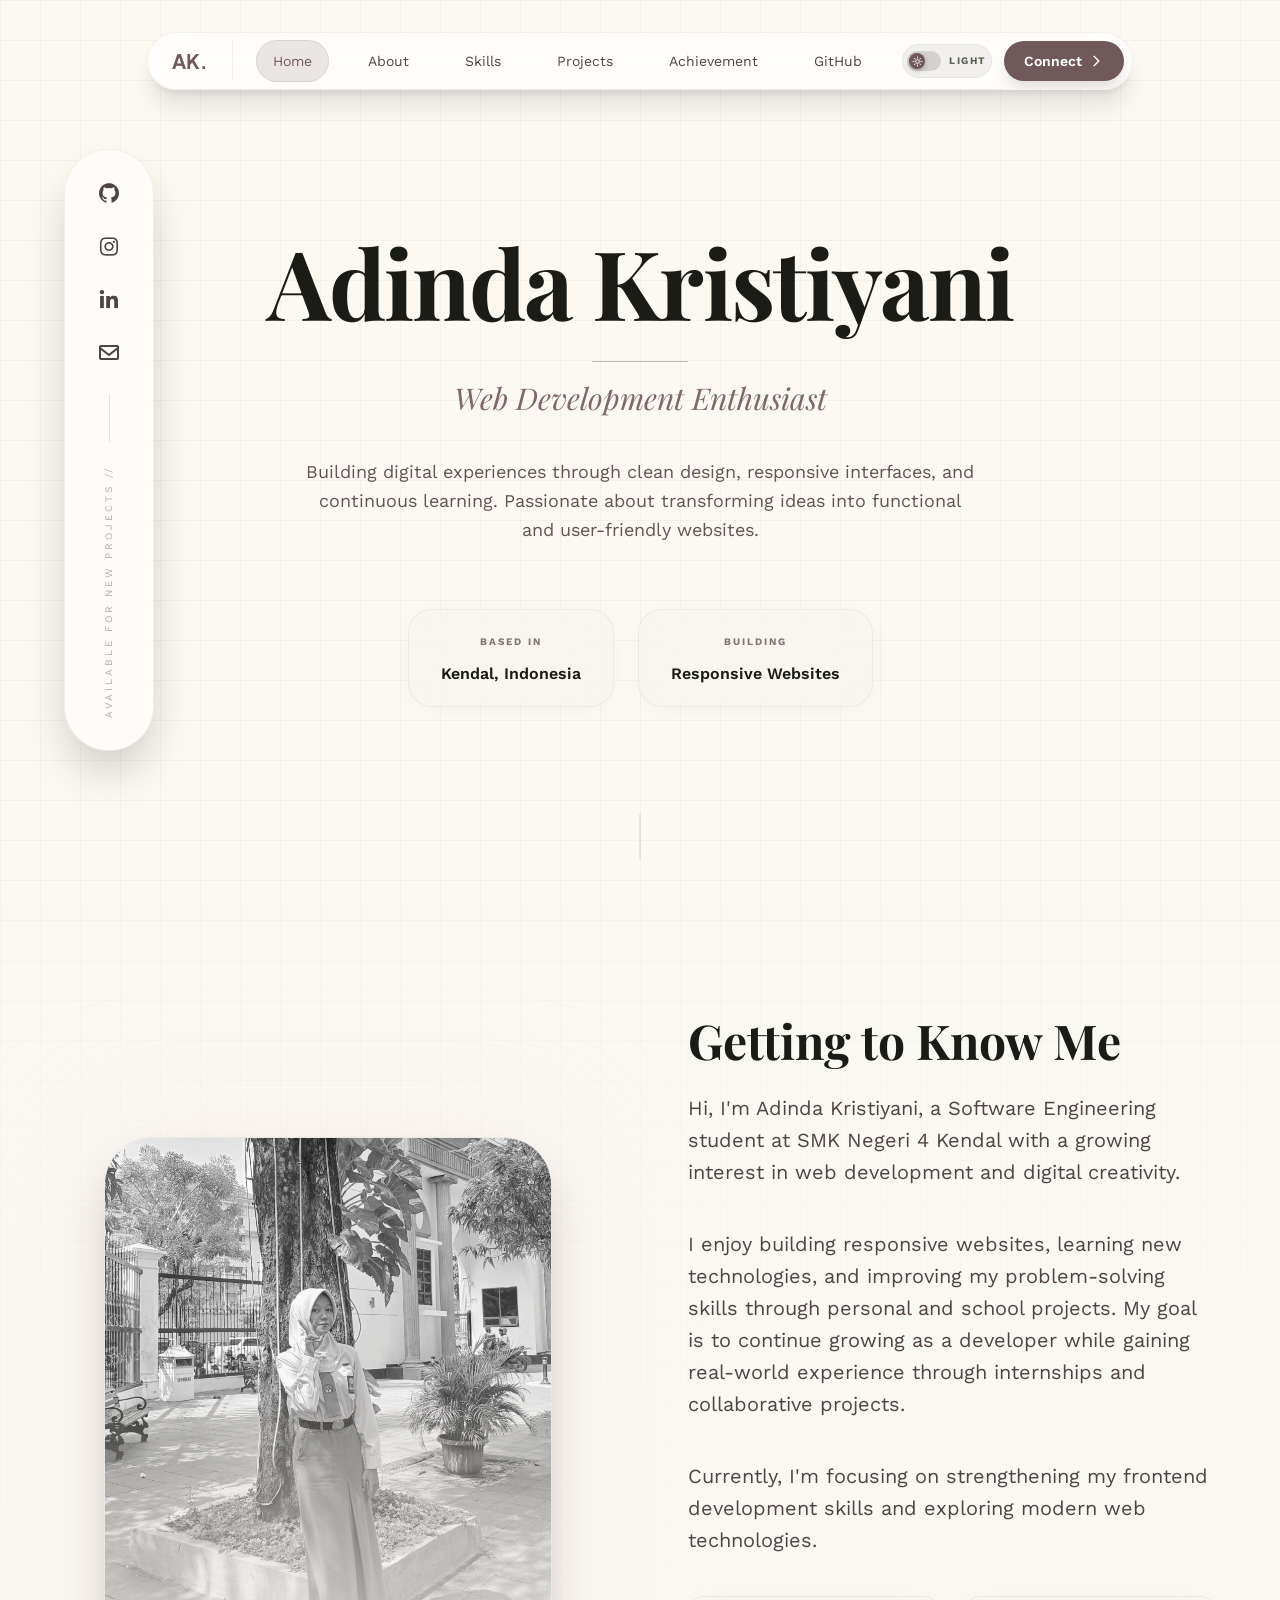
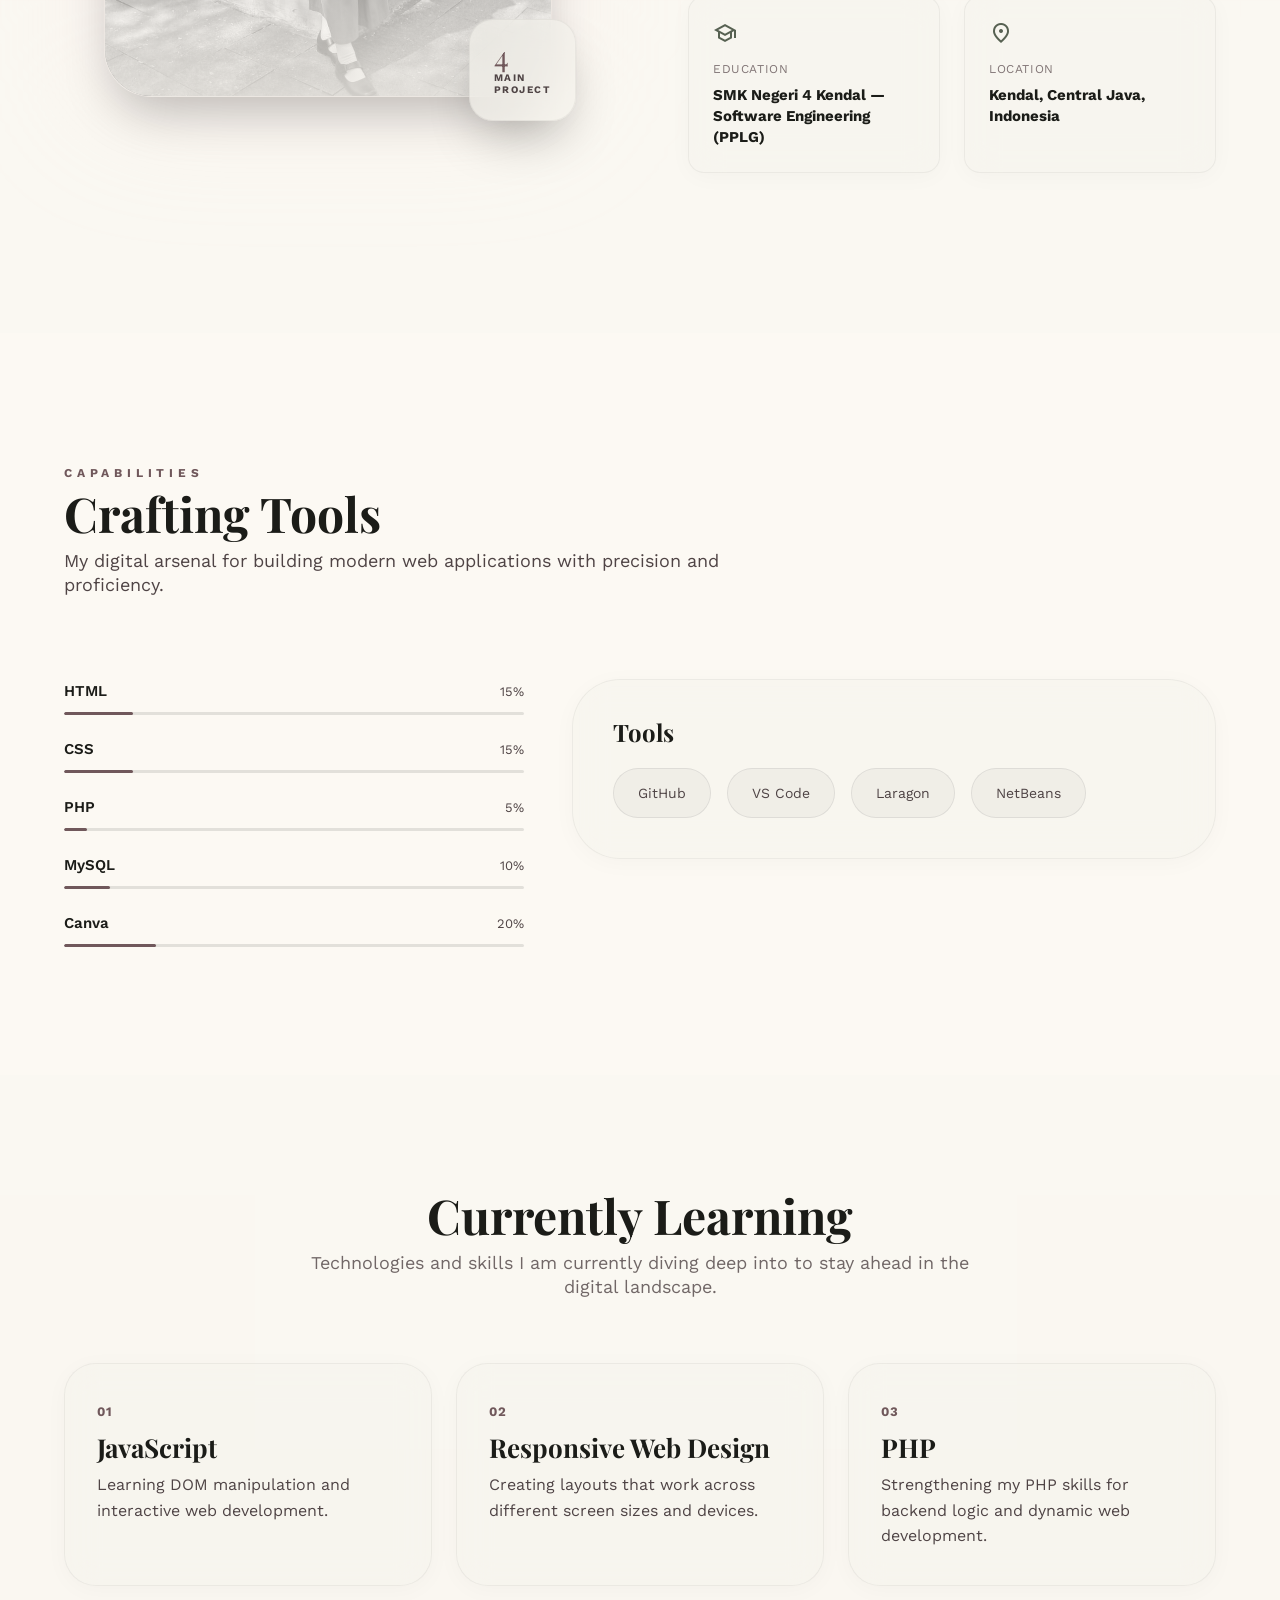
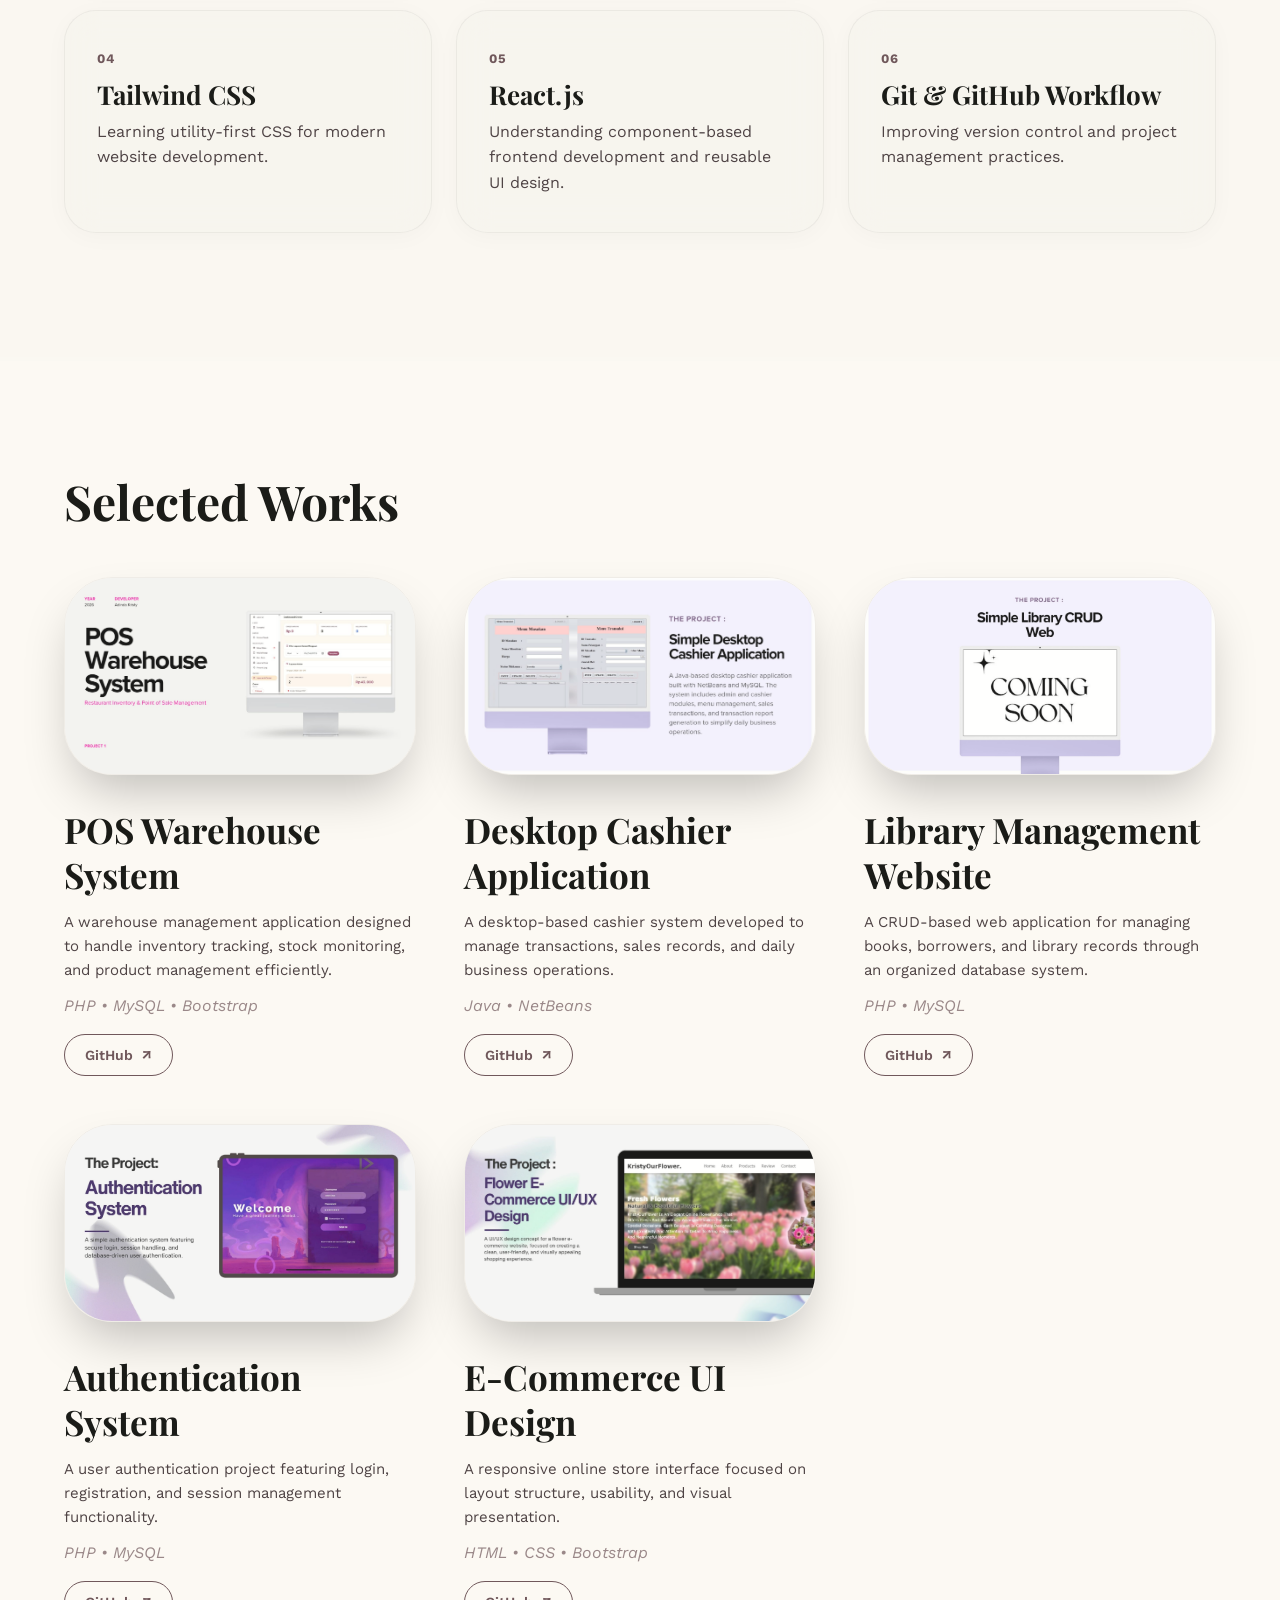
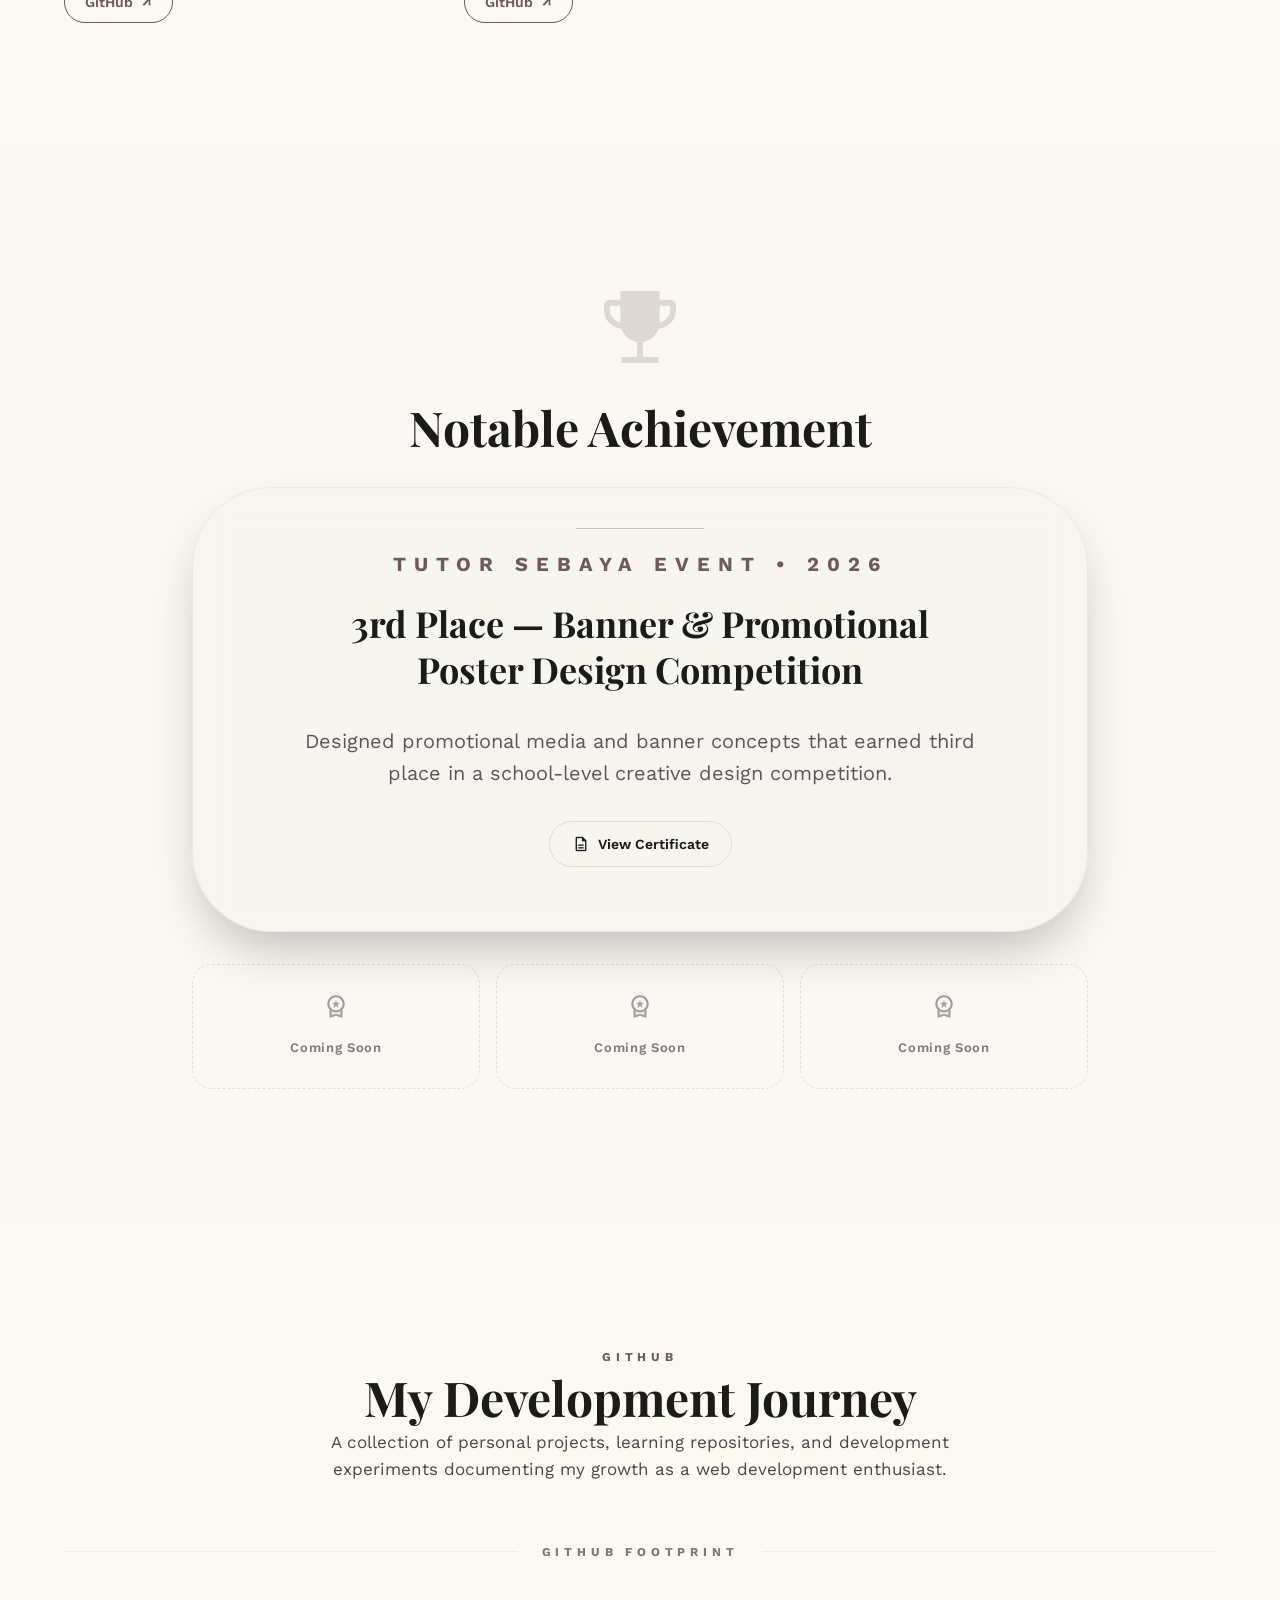
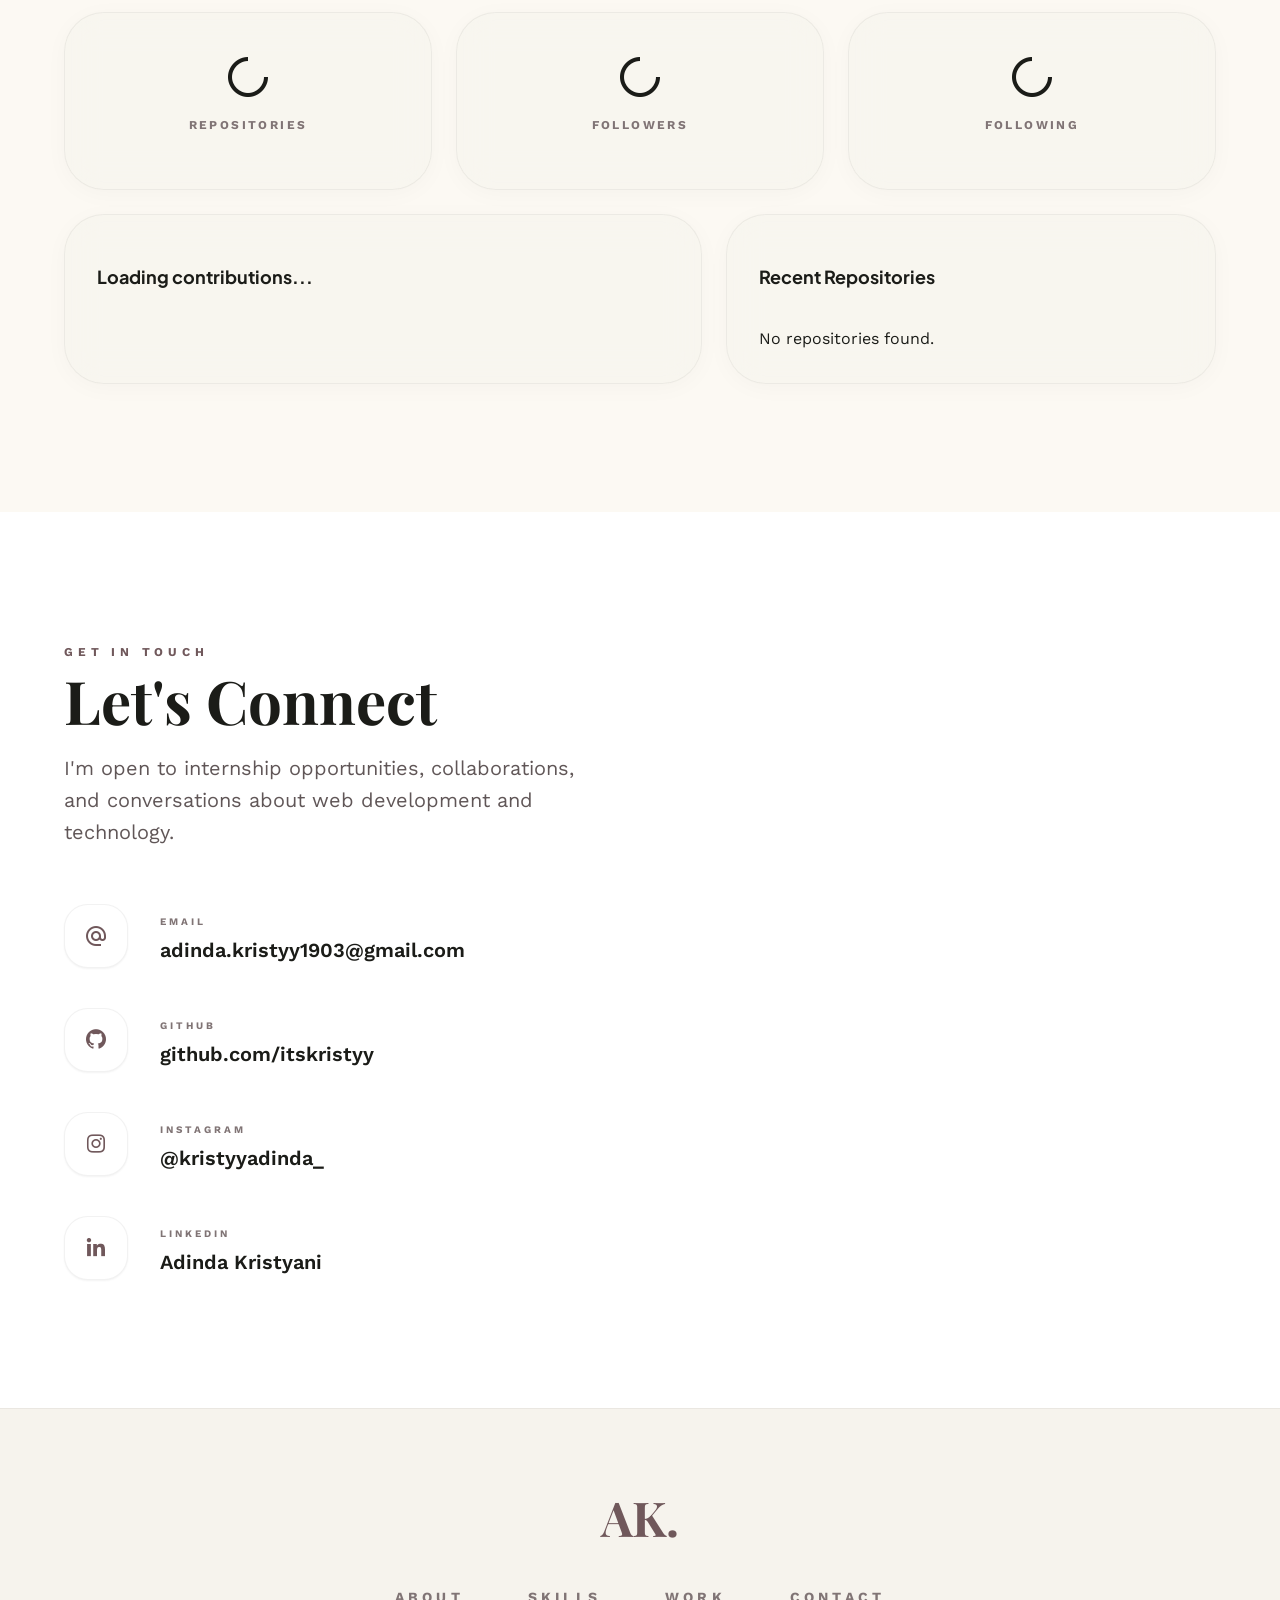
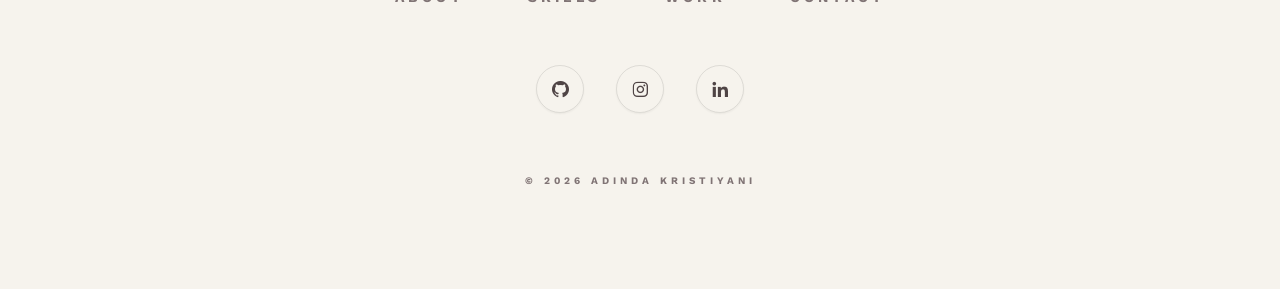
<file: index.html>
<!doctype html>
<html lang="en" data-theme="light">
  <head>
    <meta charset="utf-8" />
    <meta name="viewport" content="width=device-width, initial-scale=1.0" />
    
    <!-- Tittle -->
    <title>Adinda Kristiyani | Portfolio</title>
    
    <!-- Meta data -->
    <meta name="description" content="Adinda Kristiyani is a Web Development Enthusiast from SMKN 4 Kendal, passionate about building modern, responsive, and user-friendly web applications.">
    <meta name="application-name" content="Portofolio | Adinda Kristiyani">
    <meta name="author" content="Adinda Kristiyani">

    <!-- Canonical -->
    <link rel="canonical" href="https://adindaporto.vercel.app">

    <!-- Open Graph -->
    <meta property="og:title" content="Portofolio | Adinda Kristiyani"> 
    <meta property="og:description" content="Portofolio Site By Adinda Kristiyani"> 
    <meta property="og:url" content="https://adindaporto.vercel.app">
    <meta property="og:site_name" content="Adinda Porto"> 
    <meta property="og:image" content="https://adindaporto.vercel.app/assets/images/og-image.png"> 
    <meta property="og:image:width" content="1200"> 
    <meta property="og:image:height" content="630"> 
    <meta property="og:locale" content="id_ID"> 
    <meta property="og:type" content="website">

    <!-- Twitter -->
    <meta name="twitter:card" content="summary_large_image">
    <meta name="twitter:title" content="Portofolio | Adinda Kristiyani">
    <meta name="twitter:description" content="Portofolio Site By Adinda Kristiyani">
    <meta name="twitter:image" content="https://adindaporto.vercel.app/assets/images/og-image.png">

    <!-- Fonts -->
    <link rel="preconnect" href="https://fonts.googleapis.com" />
    <link rel="preconnect" href="https://fonts.gstatic.com" crossorigin />
    <link
      rel="stylesheet"
      href="https://fonts.googleapis.com/css2?family=Plus+Jakarta+Sans:wght@400;500;600;700;800&family=Work+Sans:wght@300;400;500;600;700&family=Playfair+Display:ital,wght@0,400;0,700;1,400&family=Material+Symbols+Outlined:wght,FILL@100..700,0..1&display=swap"
    />

    <!-- Favicon -->
    <link rel="shortcut icon" href="assets\images\favicon.png" type="image/x-icon">
    <link rel="apple-touch-icon" href="assets\images\favicon.png">
    
    <!-- Boxicons for Social Sidebar -->
    <link
      rel="stylesheet"
      href="https://unpkg.com/boxicons@2.1.4/css/boxicons.min.css"
    />

    <!-- Native CSS -->
    <link rel="stylesheet" href="assets/css/style.css" />

    <!-- Responsive CSS -->
    <link rel="stylesheet" href="assets/css/responsive_style.css" />
  </head>
  <body>
    <div class="grid-backdrop"></div>

    <!-- Floating Pill Navigation -->
    <header class="site-header">
      <nav class="navbar glass-pill no-scrollbar">
        <a href="#" class="navbar__logo">AK.</a>
        <div class="navbar__links">
          <a href="#home" class="navbar__link navbar__link--active">Home</a>
          <a href="#about" class="navbar__link">About</a>
          <a href="#tech" class="navbar__link">Skills</a>
          <a href="#projects" class="navbar__link">Projects</a>
          <a href="#achievement" class="navbar__link">Achievement</a>
          <a href="#github-stats" class="navbar__link">GitHub</a>
        </div>
        <div class="navbar__actions">
          <!-- Switch Language -->
          <!-- Darkmode Switch Button -->
          <button
            type="button"
            class="theme-toggle"
            id="themeToggle"
            role="switch"
            aria-checked="false"
            aria-label="Ganti tema terang/gelap"
          >
            <span class="theme-toggle__track">
              <span class="theme-toggle__thumb">
                <span class="material-symbols-outlined" id="themeToggleIcon"
                  >light_mode</span
                >
              </span>
            </span>
            <span class="theme-toggle__label" id="themeToggleLabel">Light</span>
          </button>
          <button
            type="button"
            class="navbar__hamburger"
            id="mobileMenuBtn"
            aria-expanded="false"
            aria-controls="mobileNav"
            aria-label="Buka menu navigasi"
          >
            <span class="navbar__hamburger-lines"
              ><span></span><span></span><span></span
            ></span>
          </button>
          <a href="#contact" class="btn-connect">
            Connect
            <span class="material-symbols-outlined">arrow_forward_ios</span>
          </a>
        </div>
      </nav>
    </header>

    <!-- Mobile Navigation Overlay -->
    <div class="mobile-nav" id="mobileNav">
      <div class="mobile-nav__backdrop" id="mobileNavBackdrop"></div>
      <div class="mobile-nav__panel glass-card">
        <button
          type="button"
          class="mobile-nav__close"
          id="mobileNavClose"
          aria-label="Tutup menu navigasi"
        >
          <span class="material-symbols-outlined">close</span>
        </button>
        <a href="#home" class="mobile-nav__link">Home</a>
        <a href="#about" class="mobile-nav__link">About</a>
        <a href="#tech" class="mobile-nav__link">Skills</a>
        <a href="#projects" class="mobile-nav__link">Projects</a>
        <a href="#achievement" class="mobile-nav__link">Achievement</a>
        <a href="#github-stats" class="mobile-nav__link">GitHub</a>
        <a href="#contact" class="btn-connect mobile-nav__connect">
          Connect
          <span class="material-symbols-outlined">arrow_forward_ios</span>
        </a>
      </div>
    </div>

    <div class="cursor-aurora" id="cursorAurora" aria-hidden="true"></div>

    <main>
      <!-- Hero Section -->
      <section class="hero" id="home">
        <aside class="hero__social">
          <div class="hero__social-links">
            <a href="https://github.com/itskristyy"><i class="bx bxl-github"></i></a>
            <a href="https://www.instagram.com/kristyyvy"><i class="bx bxl-instagram"></i></a>
            <a href="https://www.linkedin.com/in/adindakristyani"><i class="bx bxl-linkedin"></i></a>
            <a href="mailto:adinda.kristyy1903@gmail.com""
              ><i class="bx bx-envelope"></i
            ></a>
          </div>
          <div class="hero__social-divider"></div>
          <span class="hero__available-text"
            >Available for new projects //</span
          >
        </aside>

        <div class="hero__content scroll-reveal">
          <h1 class="hero__title">Adinda Kristiyani</h1>

          <div class="hero__subtitle-wrap">
            <div class="hero__subtitle-rule"></div>
            <p class="hero__subtitle">Web Development Enthusiast</p>
          </div>

          <p class="hero__description">
            Building digital experiences through clean design, responsive
            interfaces, and continuous learning. Passionate about transforming
            ideas into functional and user-friendly websites.
          </p>

          <div class="hero__info-grid">
            <div class="info-card glass-card">
              <p class="info-card__label">Based In</p>
              <p class="info-card__value">Kendal, Indonesia</p>
            </div>
            <div class="info-card glass-card">
              <p class="info-card__label">Building</p>
              <p class="info-card__value">Responsive Websites</p>
            </div>
          </div>
        </div>

        <div class="hero__scroll-indicator">
          <span class="hero__scroll-track">
            <span class="hero__scroll-glow"></span>
          </span>
        </div>
      </section>

      <!-- About Section -->
      <section class="about" id="about">
        <div class="about__grid">
          <!-- Portrait Image -->
          <div class="about__image-col scroll-reveal">
            <div class="about__image-wrap">
              <div class="about__image-glow"></div>
              <div class="about__image-frame">
                <img
                  class="about__image"
                  src="assets/images/me1.jpeg"
                  alt="Adinda Kristiyani Portrait"
                />
                <div class="about__image-overlay"></div>
              </div>
              <div class="about__badge glass-card floating">
                <div class="about__badge-number">4</div>
                <div class="about__badge-label">Main<br />Project</div>
              </div>
            </div>
          </div>

          <div class="about__content-col scroll-reveal stagger-1">
            <h2 class="about__heading">Getting to Know Me</h2>
            <p class="about__text"> 
              Hi, I'm Adinda Kristiyani, a Software Engineering student at SMK
              Negeri 4 Kendal with a growing interest in web development and
              digital creativity.
            </p>
            <p class="about__text">
              I enjoy building responsive websites, learning new technologies,
              and improving my problem-solving skills through personal and
              school projects. My goal is to continue growing as a developer
              while gaining real-world experience through internships and
              collaborative projects.
            </p>
            <p class="about__text">
              Currently, I'm focusing on strengthening my frontend development
              skills and exploring modern web technologies.
            </p>

            <div class="about__info-grid">
              <div class="about__info-card glass-card">
                <span class="material-symbols-outlined">school</span>
                <p class="about__info-label">Education</p>
                <p class="about__info-value">
                  SMK Negeri 4 Kendal — Software Engineering (PPLG)
                </p>
              </div>
              <div class="about__info-card glass-card">
                <span class="material-symbols-outlined">location_on</span>
                <p class="about__info-label">Location</p>
                <p class="about__info-value">Kendal, Central Java, Indonesia</p>
              </div>
            </div>
          </div>
        </div>
      </section>

      <!-- Tech Stack Section -->
      <section class="tech" id="tech">
        <div class="tech__inner">
          <div class="tech__header scroll-reveal">
            <div class="tech__header-copy">
              <span class="tech__eyebrow">Capabilities</span>
              <h2 class="tech__heading">Crafting Tools</h2>
              <p class="tech__desc">
                My digital arsenal for building modern web applications with
                precision and proficiency.
              </p>
            </div>
          </div>

          <div class="tech__layout">
            <div class="skill-bars scroll-reveal stagger-1">
              <div class="skill-bar">
                <div class="skill-bar__head">
                  <span>HTML</span><span>15%</span>
                </div>
                <div class="skill-bar__track">
                  <div class="skill-bar__fill" data-width="15"></div>
                </div>
              </div>
              <div class="skill-bar">
                <div class="skill-bar__head">
                  <span>CSS</span><span>15%</span>
                </div>
                <div class="skill-bar__track">
                  <div class="skill-bar__fill" data-width="15"></div>
                </div>
              </div>
              <div class="skill-bar">
                <div class="skill-bar__head">
                  <span>PHP</span><span>5%</span>
                </div>
                <div class="skill-bar__track">
                  <div class="skill-bar__fill" data-width="5"></div>
                </div>
              </div>
              <div class="skill-bar">
                <div class="skill-bar__head">
                  <span>MySQL</span><span>10%</span>
                </div>
                <div class="skill-bar__track">
                  <div class="skill-bar__fill" data-width="10"></div>
                </div>
              </div>
              <div class="skill-bar">
                <div class="skill-bar__head">
                  <span>Canva</span><span>20%</span>
                </div>
                <div class="skill-bar__track">
                  <div class="skill-bar__fill" data-width="20"></div>
                </div>
              </div>
            </div>

            <div class="tool-card glass-card scroll-reveal stagger-2">
              <div class="tool-card__inner">
                <h3 class="tool-card__title">Tools</h3>
                <div class="focus-tags">
                  <span class="tag-chip">GitHub</span>
                  <span class="tag-chip">VS Code</span>
                  <span class="tag-chip">Laragon</span>
                  <span class="tag-chip">NetBeans</span>
                </div>
              </div>
            </div>
          </div>
        </div>
      </section>

      <!-- Currently Learning Section -->
      <section class="exploring" id="exploring">
        <div class="exploring__inner scroll-reveal">
          <h2 class="exploring__heading">Currently Learning</h2>
          <p class="exploring__desc">
            Technologies and skills I am currently diving deep into to stay
            ahead in the digital landscape.
          </p>

          <div class="exploring__grid">
            <div class="explore-card glass-card">
              <div class="explore-card__number">01</div>
              <h3 class="explore-card__title">JavaScript</h3>
              <p class="explore-card__desc">
                Learning DOM manipulation and interactive web development.
              </p>
            </div>
            <div class="explore-card glass-card">
              <div class="explore-card__number">02</div>
              <h3 class="explore-card__title">Responsive Web Design</h3>
              <p class="explore-card__desc">
                Creating layouts that work across different screen sizes and
                devices.
              </p>
            </div>
            <div class="explore-card glass-card">
              <div class="explore-card__number">03</div>
              <h3 class="explore-card__title">PHP</h3>
              <p class="explore-card__desc">
                Strengthening my PHP skills for backend logic and dynamic web
                development.
              </p>
            </div>
            <div class="explore-card glass-card">
              <div class="explore-card__number">04</div>
              <h3 class="explore-card__title">Tailwind CSS</h3>
              <p class="explore-card__desc">
                Learning utility-first CSS for modern website development.
              </p>
            </div>
            <div class="explore-card glass-card">
              <div class="explore-card__number">05</div>
              <h3 class="explore-card__title">React.js</h3>
              <p class="explore-card__desc">
                Understanding component-based frontend development and reusable
                UI design.
              </p>
            </div>
            <div class="explore-card glass-card">
              <div class="explore-card__number">06</div>
              <h3 class="explore-card__title">Git &amp; GitHub Workflow</h3>
              <p class="explore-card__desc">
                Improving version control and project management practices.
              </p>
            </div>
          </div>
        </div>
      </section>

      <!-- Projects Section -->
      <section class="projects" id="projects">
        <div class="projects__inner">
          <h2 class="projects__heading scroll-reveal">Selected Works</h2>

          <div class="projects__grid">
            <div class="project-card scroll-reveal">
              <div class="project-card__media">
                <img
                  class="project-card__img"
                  src="assets/images/POSWarehouse.jpeg"
                  alt="POS Warehouse System project"
                />
              </div>
              <h3 class="project-card__title">POS Warehouse System</h3>
              <p class="project-card__desc">
                A warehouse management application designed to handle inventory
                tracking, stock monitoring, and product management efficiently.
              </p>
              <p class="project-card__stack">PHP • MySQL • Bootstrap</p>
              <div class="project-card__links">
                <a href="https://github.com/itskristyy/PointOfSale_KristyCrumbs" class="project-card__link">GitHub <span>↗</span></a>
              </div>
            </div>

            <div class="project-card scroll-reveal stagger-1">
              <div class="project-card__media">
                <img
                  class="project-card__img"
                  src="assets/images/dekstopcassier.jpeg"
                  alt="Desktop Cashier Application project"
                />
              </div>
              <h3 class="project-card__title">Desktop Cashier Application</h3>
              <p class="project-card__desc">
                A desktop-based cashier system developed to manage transactions,
                sales records, and daily business operations.
              </p>
              <p class="project-card__stack">Java • NetBeans</p>
              <div class="project-card__links">
                <a href="https://github.com/itskristyy/bites-cli" class="project-card__link">GitHub <span>↗</span></a>
              </div>
            </div>

            <div class="project-card scroll-reveal stagger-2">
              <div class="project-card__media">
                <img
                  class="project-card__img"
                  src="assets/images/library.jpeg"
                  alt="Library Management Website project"
                />
              </div>
              <h3 class="project-card__title">Library Management Website</h3>
              <p class="project-card__desc">
                A CRUD-based web application for managing books, borrowers, and
                library records through an organized database system.
              </p>
              <p class="project-card__stack">PHP • MySQL</p>
              <div class="project-card__links">
                <a href="#" class="project-card__link">GitHub <span>↗</span></a>
                
              </div>
            </div>

            <div class="project-card scroll-reveal">
              <div class="project-card__media">
                <img
                  class="project-card__img"
                  src="assets/images/authentification.jpeg"
                  alt="Authentication System project"
                />
              </div>
              <h3 class="project-card__title">Authentication System</h3>
              <p class="project-card__desc">
                A user authentication project featuring login, registration, and
                session management functionality.
              </p>
              <p class="project-card__stack">PHP • MySQL</p>
              <div class="project-card__links">
                <a href="#" class="project-card__link">GitHub <span>↗</span></a>
              </div>
            </div>

            <div class="project-card scroll-reveal stagger-1">
              <div class="project-card__media">
                <img
                  class="project-card__img"
                  src="assets/images/uiuxflower.jpeg"
                  alt="E-Commerce UI Design project"
                />
              </div>
              <h3 class="project-card__title">E-Commerce UI Design</h3>
              <p class="project-card__desc">
                A responsive online store interface focused on layout structure,
                usability, and visual presentation.
              </p>
              <p class="project-card__stack">HTML • CSS • Bootstrap</p>
              <div class="project-card__links">
                <a href="https://github.com/itskristyy/OurFlower" class="project-card__link">GitHub <span>↗</span></a>
              </div>
            </div>
          </div>
        </div>
      </section>

      <!-- Achievement Section -->
      <section class="achievement" id="achievement">
        <div class="achievement__inner scroll-reveal">
          <span class="material-symbols-outlined achievement__icon"
            >emoji_events</span
          >
          <h2 class="achievement__heading">Notable Achievement</h2>

          <div class="achievement__panel glass-card">
            <div class="achievement__panel-rule"></div>
            <p class="achievement__eyebrow">Tutor Sebaya Event • 2026</p>
            <h3 class="achievement__title">
              3rd Place — Banner &amp; Promotional Poster Design Competition
            </h3>
            <p class="achievement__desc">
              Designed promotional media and banner concepts that earned third
              place in a school-level creative design competition.
            </p>
            <a
              href="assets/certificates/tutor-sebaya-2026.jpg"
              target="_blank"
              rel="noopener"
              class="achievement__cert-link"
            >
              <span class="material-symbols-outlined">description</span>
              View Certificate
            </a>
          </div>

          <div class="cert-grid">
            <div class="cert-box">
              <span class="material-symbols-outlined">workspace_premium</span>
              <p class="cert-box__label">Coming Soon</p>
            </div>
            <div class="cert-box">
              <span class="material-symbols-outlined">workspace_premium</span>
              <p class="cert-box__label">Coming Soon</p>
            </div>
            <div class="cert-box">
              <span class="material-symbols-outlined">workspace_premium</span>
              <p class="cert-box__label">Coming Soon</p>
            </div>
          </div>
        </div>
      </section>

      <!-- GitHub Stats Section -->
      <section class="github-stats" id="github-stats">
        <div class="github-stats__inner scroll-reveal">
          <div class="github-stats__intro">
            <span class="tech__eyebrow">GitHub</span>
            <h2 class="github-stats__heading">My Development Journey</h2>
            <p class="github-stats__desc">
              A collection of personal projects, learning repositories, and
              development experiments documenting my growth as a web development
              enthusiast.
            </p>
          </div>

          <div class="github-stats__divider">
            <div class="github-stats__divider-line"></div>
            <span class="github-stats__label">GitHub Footprint</span>
            <div class="github-stats__divider-line"></div>
          </div>

          <div class="github-stats__grid">
            <div class="stat-card glass-card">
              <p class="stat-card__value" id="github-repos"><i class='bx bx-loader-alt bx-spin'></i></p>
              <p class="stat-card__label">Repositories</p>
            </div>
            <div class="stat-card glass-card">
              <p class="stat-card__value" id="github-followers"><i class='bx bx-loader-alt bx-spin'></i></p>
              <p class="stat-card__label">Followers</p>
            </div>
            <div class="stat-card glass-card">
              <p class="stat-card__value" id="github-following"><i class='bx bx-loader-alt bx-spin'></i></p>
              <p class="stat-card__label">Following</p>
            </div>
          </div>

          <!-- Contribution Graph + Recent Repositories -->
          <div class="github-stats__panels">
            <!-- Kotak sebelah kiri: diisi otomatis oleh github-contributions.js -->
            <div class="contrib-card glass-card">
              <p class="contrib-card__count" id="contrib-count">Loading contributions...</p>
              <div class="contrib-graph" id="contrib-graph"></div>
            </div>

            <!-- Kotak sebelah kanan: perlu logic baru (belum ada di file kamu) -->
            <div class="recent-repos glass-card">
              <p class="recent-repos__title">Recent Repositories</p>
              <div class="recent-repos__list" id="recent-repos-list">
                <p class="recent-repos__loading">Loading repositories...</p>
              </div>
            </div>
          </div>
        </div>
      </section>

      <!-- Contact Section -->
      <section class="contact" id="contact">
        <div class="contact__grid">
          <div class="scroll-reveal">
            <span class="contact__eyebrow">Get in Touch</span>
            <h2 class="contact__heading">Let's Connect</h2>
            <p class="contact__desc">
              I'm open to internship opportunities, collaborations, and
              conversations about web development and technology.
            </p>

            <div class="contact__items">
              <!-- Email -->
              <a href="mailto:adinda.kristyy1903@gmail.com">
                <div class="contact__item">
                  <div class="contact__item-icon">
                  <span class="material-symbols-outlined">alternate_email</span>
                </div>
                <div>
                  <p class="contact__item-label">Email</p>
                  <p class="contact__item-value">adinda.kristyy1903@gmail.com</p>
                </div>
              </div>
            </a>

              <!-- Github -->
              <a href="https://github.com/itskristyy">
                <div class="contact__item">
                <div class="contact__item-icon">
                  <i class="bx bxl-github"></i>
                </div>
                <div>
                  <p class="contact__item-label">GitHub</p>
                  <p class="contact__item-value">github.com/itskristyy</p>
                </div>
              </div>
              </a>

              <!-- Instagram -->
              <a href="https://www.instagram.com/kristyyvy">
                <div class="contact__item">
                <div class="contact__item-icon">
                  <i class="bx bxl-instagram"></i>
                </div>
                <div>
                  <p class="contact__item-label">Instagram</p>
                  <p class="contact__item-value">@kristyyadinda_</p>
                </div>
              </div>
              </a>

              <!-- Linkedin -->
              <a href="https://www.linkedin.com/in/adindakristyani">
                <div class="contact__item">
                <div class="contact__item-icon">
                  <i class="bx bxl-linkedin"></i>
                </div>
                <div>
                  <p class="contact__item-label">Linkedin</p>
                  <p class="contact__item-value">Adinda Kristyani</p>
                </div>
              </div>
              </a>

            </div>
          </div>
        </div>
      </section>
    </main>

    <!-- Footer -->
    <footer class="site-footer">
      <div class="site-footer__inner">
        <a href="#" class="site-footer__logo">AK.</a>
        <nav class="site-footer__nav">
          <a href="#about" class="site-footer__nav-link">About</a>
          <a href="#tech" class="site-footer__nav-link">Skills</a>
          <a href="#projects" class="site-footer__nav-link">Work</a>
          <a href="#contact" class="site-footer__nav-link">Contact</a>
        </nav>
        <div class="site-footer__socials">
          <a href="https://github.com/itskristyy" class="site-footer__social"
            ><i class="bx bxl-github"></i
          ></a>
          <a href="https://www.instagram.com/kristyyvy" class="site-footer__social"
            ><i class="bx bxl-instagram"></i
          ></a>
          <a href="https://www.linkedin.com/in/adindakristyani" class="site-footer__social"
            ><i class="bx bxl-linkedin"></i
          ></a>
        </div>
        <div class="site-footer__copy">
          <p class="site-footer__copy-text">© 2026 Adinda Kristiyani</p>
        </div>
      </div>
    </footer>

    <script src="assets/js/animation.js"></script>
    <script src="assets/js/aurora.js"></script>
    <script src="assets/js/script.js"></script>
    <script src="assets/js/github-stats.js"></script>
    <script src="assets/js/github-contributions.js"></script>
    <script src="assets/js/github-recent-repos.js"></script>
  </body>
</html>
</file>
<file: assets/css/style.css>
/*  Reset */
*,
*::before,
*::after {
  box-sizing: border-box;
}
html {
  scroll-behavior: smooth;
}
body {
  margin: 0;
  overflow-x: hidden;
}
img {
  display: block;
  max-width: 100%;
}
button {
  font: inherit;
  cursor: pointer;
  -webkit-appearance: none;
  appearance: none;
  background: none;
  border: none;
  padding: 0;
  color: inherit;
}
a {
  text-decoration: none;
  color: inherit;
}
ul {
  list-style: none;
  margin: 0;
  padding: 0;
}
input,
textarea {
  font: inherit;
}

/*  Design tokens */
:root {
  /* Colors */
  --color-secondary-fixed: #dbe6d2;
  --color-on-tertiary-fixed-variant: #474744;
  --color-on-background: #1b1c18;
  --color-on-primary-container: #765e61;
  --color-surface-container: #f0eee8;
  --color-secondary-container: #dbe6d2;
  --color-surface: #fcf9f3;
  --color-surface-variant: #e5e2dc;
  --color-surface-tint: #70585b;
  --color-outline-variant: #d2c3c4;
  --color-surface-bright: #fcf9f3;
  --color-on-surface: #1b1c18;
  --color-error-container: #ffdad6;
  --color-on-primary-fixed: #281719;
  --color-on-secondary-fixed-variant: #404a3b;
  --color-on-secondary-container: #5d6757;
  --color-outline: #807475;
  --color-on-tertiary-container: #646461;
  --color-tertiary: #5e5e5c;
  --color-tertiary-fixed: #e4e2de;
  --color-tertiary-fixed-dim: #c8c6c3;
  --color-on-error: #ffffff;
  --color-inverse-primary: #debfc2;
  --color-background: #fcf9f3;
  --color-surface-container-highest: #e5e2dc;
  --color-surface-dim: #dcdad4;
  --color-surface-container-lowest: #ffffff;
  --color-primary-container: #fadadd;
  --color-inverse-surface: #30312d;
  --color-on-error-container: #93000a;
  --color-primary-fixed-dim: #debfc2;
  --color-on-primary: #ffffff;
  --color-on-surface-variant: #4f4445;
  --color-error: #ba1a1a;
  --color-secondary-fixed-dim: #bfcab7;
  --color-surface-container-high: #eae8e2;
  --color-on-tertiary-fixed: #1b1c1a;
  --color-on-secondary: #ffffff;
  --color-on-primary-fixed-variant: #574144;
  --color-primary: #70585b;
  --color-primary-fixed: #fbdbde;
  --color-tertiary-container: #e3e1dd;
  --color-secondary: #576152;
  --color-inverse-on-surface: #f3f0ea;
  --color-surface-container-low: #f6f3ed;
  --color-on-tertiary: #ffffff;
  --color-on-secondary-fixed: #151e12;

  /* Spacing */
  --space-margin-mobile: 16px;
  --space-gutter: 24px;
  --space-unit: 8px;
  --container-max: 1280px;
  --space-margin-desktop: 64px;
  --section-gap: 8rem;

  /* Radius */
  --radius: 0.5rem;
  --radius-lg: 0.5rem;
  --radius-xl: 0.75rem;
  --radius-full: 9999px;

  /* Fonts */
  --font-display: "Plus Jakarta Sans", sans-serif;
  --font-body: "Work Sans", sans-serif;
  --font-serif: "Playfair Display", serif;

  /* Theme-aware surfaces (light defaults) */
  --grid-line: rgba(0, 0, 0, 0.03);
  --glass-pill-bg: rgba(255, 255, 255, 0.7);
  --glass-pill-border: rgba(0, 0, 0, 0.05);
  --glass-card-bg: rgba(246, 243, 237, 0.6);
  --glass-card-border: rgba(0, 0, 0, 0.05);
  --glass-card-shadow: 0 4px 24px -1px rgba(0, 0, 0, 0.03);
  --social-sidebar-bg: rgba(255, 255, 255, 0.5);
  --social-sidebar-border: rgba(0, 0, 0, 0.05);
  --toggle-track-bg: rgba(0, 0, 0, 0.05);
  --toggle-track-border: rgba(0, 0, 0, 0.05);
  --hairline: rgba(0, 0, 0, 0.05);
  --hairline-strong: rgba(0, 0, 0, 0.1);
  --overlay-soft: rgba(255, 255, 255, 0.4);
  --surface-hover: #ffffff;
  --icon-chip-bg: #ffffff;
  --footer-social-hover-bg: #ffffff;
  --tag-chip-bg: rgba(0, 0, 0, 0.03);
  --tag-chip-border: rgba(0, 0, 0, 0.08);

  --theme-transition:
    background-color 0.4s ease, color 0.4s ease, border-color 0.4s ease,
    box-shadow 0.4s ease;
}

/* DARK THEME OVERRIDES */
[data-theme="dark"] {
  --color-secondary-fixed: #bfcab7;
  --color-on-tertiary-fixed-variant: #c8c6c3;
  --color-on-background: #fcf9f3;
  --color-on-primary-container: #fbdbde;
  --color-surface-container: #1a1a1a;
  --color-secondary-container: #404a3b;
  --color-surface: #0d0d0d;
  --color-surface-variant: #30312d;
  --color-surface-tint: #debfc2;
  --color-outline-variant: #4f4445;
  --color-surface-bright: #121212;
  --color-on-surface: #fcf9f3;
  --color-error-container: #93000a;
  --color-on-primary-fixed: #fbdbde;
  --color-on-secondary-fixed-variant: #bfcab7;
  --color-on-secondary-container: #dbe6d2;
  --color-outline: #807475;
  --color-on-tertiary-container: #e4e2de;
  --color-tertiary: #c8c6c3;
  --color-tertiary-fixed: #e4e2de;
  --color-tertiary-fixed-dim: #c8c6c3;
  --color-on-error: #690005;
  --color-inverse-primary: #70585b;
  --color-background: #0d0d0d;
  --color-surface-container-highest: #1c1c1c;
  --color-surface-dim: #0d0d0d;
  --color-surface-container-lowest: #0d0d0d;
  --color-primary-container: #70585b;
  --color-inverse-surface: #fcf9f3;
  --color-on-error-container: #ffdad6;
  --color-primary-fixed-dim: #debfc2;
  --color-on-primary: #3e2a2d;
  --color-on-surface-variant: #d2c3c4;
  --color-error: #ffb4ab;
  --color-secondary-fixed-dim: #bfcab7;
  --color-surface-container-high: #232323;
  --color-on-tertiary-fixed: #1b1c1a;
  --color-on-secondary: #151e12;
  --color-on-primary-fixed-variant: #debfc2;
  --color-primary: #debfc2;
  --color-primary-fixed: #fadadd;
  --color-tertiary-container: #474744;
  --color-secondary: #dbe6d2;
  --color-inverse-on-surface: #1b1c18;
  --color-surface-container-low: #121212;
  --color-on-tertiary: #ffffff;
  --color-on-secondary-fixed: #151e12;

  --grid-line: rgba(255, 255, 255, 0.03);
  --glass-pill-bg: rgba(26, 26, 26, 0.7);
  --glass-pill-border: rgba(255, 255, 255, 0.05);
  --glass-card-bg: rgba(48, 49, 45, 0.4);
  --glass-card-border: rgba(255, 255, 255, 0.05);
  --glass-card-shadow: none;
  --social-sidebar-bg: rgba(26, 26, 26, 0.4);
  --social-sidebar-border: rgba(255, 255, 255, 0.05);
  --toggle-track-bg: rgba(255, 255, 255, 0.05);
  --toggle-track-border: rgba(255, 255, 255, 0.1);
  --hairline: rgba(255, 255, 255, 0.05);
  --hairline-strong: rgba(255, 255, 255, 0.1);
  --overlay-soft: rgba(255, 255, 255, 0.05);
  --surface-hover: rgba(255, 255, 255, 0.05);
  --icon-chip-bg: rgba(255, 255, 255, 0.05);
  --footer-social-hover-bg: color-mix(
    in srgb,
    var(--color-primary) 10%,
    transparent
  );
  --tag-chip-bg: rgba(255, 255, 255, 0.05);
  --tag-chip-border: rgba(255, 255, 255, 0.1);
}

html {
  transition: var(--theme-transition);
}

body {
  background-color: var(--color-surface);
  color: var(--color-on-surface);
  font-family: var(--font-body);
  font-size: 16px;
  line-height: 24px;
  transition: var(--theme-transition);
  position: relative;
}

::selection {
  background-color: var(--color-primary-container);
  color: var(--color-on-primary-container);
}

/* checkered backdrop behind hero + about, fades out on its own instead of getting clipped by section backgrounds */
.grid-backdrop {
  position: absolute;
  top: 0;
  left: 0;
  width: 100%;
  height: 1900px;
  background-image:
    linear-gradient(var(--grid-line) 1px, transparent 1px),
    linear-gradient(90deg, var(--grid-line) 1px, transparent 1px);
  background-size: 40px 40px;
  -webkit-mask-image: linear-gradient(
    to bottom,
    black 0%,
    black 40%,
    transparent 88%
  );
  mask-image: linear-gradient(to bottom, black 0%, black 40%, transparent 88%);
  pointer-events: none;
  z-index: 0;
}

/*  Reusable surfaces */
.glass-pill {
  background: var(--glass-pill-bg);
  backdrop-filter: blur(20px);
  -webkit-backdrop-filter: blur(20px);
  border: 1px solid var(--hairline);
}
.glass-card {
  background: var(--glass-card-bg);
  backdrop-filter: blur(16px);
  -webkit-backdrop-filter: blur(16px);
  border: 1px solid var(--hairline);
  box-shadow: var(--glass-card-shadow);
}

.material-symbols-outlined {
  font-family: "Material Symbols Outlined";
  font-weight: normal;
  font-style: normal;
  font-size: 24px;
  line-height: 1;
  letter-spacing: normal;
  text-transform: none;
  display: inline-block;
  white-space: nowrap;
  word-wrap: normal;
  direction: ltr;
}

.no-scrollbar::-webkit-scrollbar {
  display: none;
}
.no-scrollbar {
  -ms-overflow-style: none;
  scrollbar-width: none;
}

.container {
  max-width: var(--container-max);
  margin-inline: auto;
}

/* ---------- Scroll reveal animation ---------- */
.scroll-reveal {
  opacity: 0;
  transform: translateY(30px);
  transition: all 1s cubic-bezier(0.22, 1, 0.36, 1);
}
.reveal-visible {
  opacity: 1;
  transform: translateY(0);
}
.stagger-1 {
  transition-delay: 150ms;
}
.stagger-2 {
  transition-delay: 300ms;
}
.stagger-3 {
  transition-delay: 450ms;
}

/* ---------- Floating animation ---------- */
.floating {
  animation: floating 6s ease-in-out infinite;
}
@keyframes floating {
  0% {
    transform: translateY(0px);
  }
  50% {
    transform: translateY(-15px);
  }
  100% {
    transform: translateY(0px);
  }
}

@keyframes pulse-dot {
  0%,
  100% {
    opacity: 1;
  }
  50% {
    opacity: 0.4;
  }
}
.pulse-dot {
  animation: pulse-dot 2s cubic-bezier(0.4, 0, 0.6, 1) infinite;
}

/* HEADER / NAVBAR */
.site-header {
  position: fixed;
  top: 32px;
  left: 0;
  right: 0;
  z-index: 50;
  display: flex;
  justify-content: center;
  padding-inline: var(--space-margin-mobile);
}
.navbar {
  border-radius: var(--radius-full);
  padding: 8px 8px 8px 24px;
  display: flex;
  align-items: center;
  gap: var(--space-gutter);
  max-width: 100%;
  overflow-x: auto;
  box-shadow:
    0 20px 25px -5px rgba(0, 0, 0, 0.1),
    0 8px 10px -6px rgba(0, 0, 0, 0.1);
}
.navbar__logo {
  font-family: var(--font-display);
  font-size: 20px;
  font-weight: 700;
  color: var(--color-primary);
  white-space: nowrap;
}
.navbar__links {
  display: none;
  gap: var(--space-gutter);
  align-items: center;
  border-left: 1px solid var(--hairline);
  padding-left: var(--space-gutter);
}
.navbar__link {
  font-family: var(--font-body);
  font-size: 14px;
  color: var(--color-on-surface-variant);
  transition: color 0.2s ease;
}
.navbar__link:hover {
  color: var(--color-primary);
}
.navbar__link--active {
  color: var(--color-primary);
}
.navbar__link--active:hover {
  opacity: 0.7;
}

.navbar__actions {
  display: flex;
  align-items: center;
  gap: 12px;
}
.theme-toggle {
  background: var(--hairline);
  border: 1px solid var(--hairline);
  padding: 4px 12px;
  border-radius: var(--radius-full);
  display: flex;
  align-items: center;
  gap: 8px;
}
.theme-toggle__icon {
  color: var(--color-secondary);
  font-size: 18px;
  font-variation-settings: "FILL" 1;
}
.theme-toggle__label {
  font-size: 10px;
  text-transform: uppercase;
  letter-spacing: 0.15em;
  font-weight: 700;
  color: var(--color-secondary);
  display: none;
}
.btn-connect {
  background-color: var(--color-primary);
  color: var(--color-on-primary);
  padding: 8px 20px;
  border-radius: var(--radius-full);
  font-family: var(--font-body);
  font-size: 14px;
  font-weight: 600;
  display: flex;
  align-items: center;
  gap: 8px;
  white-space: nowrap;
  box-shadow: 0 10px 15px -3px
    color-mix(in srgb, var(--color-primary) 20%, transparent);
  border: none;
  transition: opacity 0.2s ease;
}
.btn-connect:hover {
  opacity: 0.9;
}
.btn-connect .material-symbols-outlined {
  font-size: 14px;
}

/* HERO */
.hero {
  min-height: 100vh;
  display: flex;
  align-items: center;
  justify-content: center;
  position: relative;
  overflow: hidden;
  padding-inline: var(--space-margin-mobile);
  padding-block: 80px;
}

.hero__social {
  display: none;
  position: absolute;
  left: 64px;
  top: 50%;
  transform: translateY(-50%);
  z-index: 60;
  flex-direction: column;
  align-items: center;
  gap: var(--space-gutter);
  padding: 32px 16px;
  border-radius: var(--radius-full);
  background: var(--social-sidebar-bg);
  border: 1px solid var(--social-sidebar-border);
  backdrop-filter: blur(12px);
  -webkit-backdrop-filter: blur(12px);
  box-shadow: 0 25px 50px -12px rgba(0, 0, 0, 0.25);
  transition: var(--theme-transition);
}
.hero__social-links {
  display: flex;
  flex-direction: column;
  gap: 24px;
  color: var(--color-on-surface-variant);
}
.hero__social-links a {
  transition:
    color 0.3s ease,
    transform 0.3s ease;
  display: block;
}
.hero__social-links a:hover {
  color: var(--color-primary);
  transform: scale(1.1);
}
.hero__social-links i {
  font-size: 24px;
}
.hero__social-divider {
  height: 48px;
  width: 1px;
  background: var(--hairline-strong);
}
.hero__available-text {
  writing-mode: vertical-rl;
  text-orientation: mixed;
  transform: rotate(180deg);
  font-family: var(--font-body);
  font-size: 10px;
  letter-spacing: 0.3em;
  text-transform: uppercase;
  color: color-mix(in srgb, var(--color-outline) 60%, transparent);
  white-space: nowrap;
  padding-block: 16px;
}

.hero__content {
  max-width: 896px;
  margin-inline: auto;
  text-align: center;
  position: relative;
  z-index: 10;
  display: flex;
  flex-direction: column;
  align-items: center;;
}

.hero__title {
  font-family: var(--font-serif);
  font-size: 60px;
  color: var(--color-on-surface);
  line-height: 1;
  margin: 0 0 32px;
  letter-spacing: -0.02em;
}

.hero__subtitle-wrap {
  display: flex;
  flex-direction: column;
  align-items: center;
  gap: 24px;
  margin-bottom: 48px;
  width: 100%;
}
.hero__subtitle-rule {
  height: 1px;
  width: 96px;
  background-color: color-mix(in srgb, var(--color-primary) 40%, transparent);
}
.hero__subtitle {
  font-family: var(--font-serif);
  font-style: italic;
  font-size: 30px;
  color: color-mix(in srgb, var(--color-primary) 90%, transparent);
  margin: 0;
}

.hero__description {
  font-family: var(--font-body);
  font-size: 18px;
  color: var(--color-on-surface-variant);
  max-width: 42rem;
  margin: 0 auto 64px;
  line-height: 1.6;
  opacity: 0.9;
}

.hero__info-grid {
  display: flex;
  flex-wrap: wrap;
  justify-content: center;
  gap: var(--space-gutter);
  width: 100%;
}
.info-card {
  padding: 20px 32px;
  border-radius: 1.5rem;
  min-width: 160px;
}
.info-card__label {
  font-size: 10px;
  text-transform: uppercase;
  color: var(--color-outline);
  margin: 0 0 8px;
  font-weight: 700;
  letter-spacing: 0.2em;
}
.info-card__value {
  font-weight: 600;
  color: var(--color-on-surface);
  margin: 0;
}

.hero__scroll-indicator {
  position: absolute;
  bottom: 40px;
  left: 50%;
  transform: translateX(-50%);
}
.hero__scroll-track {
  position: relative;
  display: block;
  width: 1px;
  height: 46px;
  background: color-mix(in srgb, var(--color-outline) 25%, transparent);
  overflow: hidden;
}
.hero__scroll-glow {
  position: absolute;
  left: 0;
  top: -30%;
  width: 100%;
  height: 30%;
  background: linear-gradient(
    to bottom,
    transparent,
    var(--color-primary),
    transparent
  );
  animation: scroll-glow-move 2s ease-in-out infinite;
}
@keyframes scroll-glow-move {
  0% {
    top: -30%;
  }
  100% {
    top: 100%;
  }
}

/* ABOUT */
.about {
  padding: var(--section-gap) var(--space-margin-mobile);
  background-color: color-mix(
    in srgb,
    var(--color-surface-container-low) 30%,
    transparent
  );
  position: relative;
  overflow: hidden;
}
.about__grid {
  max-width: var(--container-max);
  margin-inline: auto;
  display: grid;
  gap: 96px;
  align-items: center;
  position: relative;
  z-index: 10;
}
.about__image-col {
  order: 2;
}
.about__image-wrap {
  position: relative;
  width: 100%;
  max-width: 448px;
  margin-inline: auto;
}
.about__image-glow {
  position: absolute;
  inset: -16px;
  background-color: color-mix(
    in srgb,
    var(--color-primary-container) 20%,
    transparent
  );
  border-radius: 3rem;
  filter: blur(64px);
  z-index: -10;
}
.about__image-frame {
  position: relative;
  aspect-ratio: 4 / 5;
  border-radius: 3rem;
  overflow: hidden;
  border: 1px solid var(--hairline);
  box-shadow: 0 25px 50px -12px rgba(0, 0, 0, 0.25);
}
.about__image {
  width: 100%;
  height: 100%;
  object-fit: cover;
  filter: grayscale(100%);
  opacity: 0.9;
  transition:
    filter 1s ease,
    opacity 1s ease;
}
.about__image-frame:hover .about__image {
  filter: grayscale(0%);
  opacity: 1;
}
.about__image-overlay {
  position: absolute;
  inset: 0;
  background: linear-gradient(
    to top,
    color-mix(in srgb, var(--color-surface-container-low) 80%, transparent),
    transparent 60%
  );
}
.about__badge {
  position: absolute;
  bottom: -24px;
  right: -24px;
  padding: 24px;
  border-radius: 1.5rem;
  box-shadow: 0 25px 50px -12px rgba(0, 0, 0, 0.25);
}
.about__badge-number {
  font-family: var(--font-serif);
  font-size: 30px;
  color: var(--color-primary);
  margin: 0 0 4px;
}
.about__badge-label {
  font-size: 10px;
  text-transform: uppercase;
  font-weight: 700;
  letter-spacing: 0.15em;
  color: var(--color-on-surface-variant);
  line-height: 1.2;
}

.about__content-col {
  order: 1;
}
.about__heading {
  font-family: var(--font-serif);
  font-size: 35px;
  color: var(--color-on-surface);
  margin: 0 0 40px;
}
.about__text {
  font-family: var(--font-body);
  font-size: 20px;
  color: var(--color-on-surface-variant);
  margin: 0 0 40px;
  line-height: 1.6;
}
.about__info-grid {
  display: grid;
  grid-template-columns: 1fr;
  gap: var(--space-gutter);
  margin-bottom: 32px;
}
.about__info-card {
  padding: 24px;
  border-radius: 1rem;
  border-color: var(--hairline);
  transition: background-color 0.3s ease;
}
.about__info-card:hover {
  background-color: var(--surface-hover);
}
.about__info-card .material-symbols-outlined {
  color: var(--color-secondary);
  margin-bottom: 12px;
}
.about__info-label {
  font-size: 12px;
  color: var(--color-outline);
  margin: 0 0 4px;
  text-transform: uppercase;
  letter-spacing: 0.05em;
}
.about__info-value {
  font-weight: 700;
  font-size: 15px;
  line-height: 1.4;
  color: var(--color-on-surface);
  margin: 0;
}
.about__philosophy {
  padding: 32px;
  border-radius: 1.5rem;
  display: flex;
  align-items: center;
  gap: var(--space-gutter);
  border-color: var(--hairline);
}
.about__philosophy-icon {
  flex-shrink: 0;
  width: 56px;
  height: 56px;
  border-radius: 1rem;
  background-color: color-mix(in srgb, var(--color-primary) 10%, transparent);
  display: flex;
  align-items: center;
  justify-content: center;
}
.about__philosophy-icon .material-symbols-outlined {
  color: var(--color-primary);
  font-size: 30px;
}
.about__philosophy-label {
  font-size: 12px;
  color: var(--color-outline);
  text-transform: uppercase;
  letter-spacing: 0.2em;
  margin: 0 0 4px;
}
.about__philosophy-text {
  font-weight: 500;
  color: var(--color-on-surface);
  font-style: italic;
  opacity: 0.9;
  margin: 0;
}

/* TECH / SKILLS */
.tech {
  padding: var(--section-gap) var(--space-margin-mobile);
  background-color: var(--color-surface);
}
.tech__inner {
  max-width: var(--container-max);
  margin-inline: auto;
}
.tech__header {
  display: flex;
  flex-direction: column;
  align-items: flex-start;
  justify-content: space-between;
  margin-bottom: 64px;
  gap: 24px;
}
.tech__header-copy {
  max-width: 42rem;
}
.tech__eyebrow {
  font-size: 12px;
  color: var(--color-primary);
  text-transform: uppercase;
  letter-spacing: 0.4em;
  margin-bottom: 16px;
  display: block;
  font-weight: 700;
}
.tech__heading {
  font-family: var(--font-serif);
  font-size: 35px;
  color: var(--color-on-surface);
  margin: 0;
}
.tech__desc {
  font-family: var(--font-body);
  color: var(--color-on-surface-variant);
  margin-top: 24px;
  font-size: 18px;
}

.tool-card {
  padding: 40px;
  border-radius: 3rem;
}
.tool-card__inner {
  display: flex;
  flex-direction: column;
  gap: 24px;
  height: 100%;
}
.tool-card__icon {
  width: 56px;
  height: 56px;
  border-radius: 1rem;
  display: flex;
  align-items: center;
  justify-content: center;
  background-color: color-mix(in srgb, var(--color-tertiary) 10%, transparent);
  color: var(--color-tertiary);
}
.tool-card__icon--primary {
  background-color: color-mix(in srgb, var(--color-primary) 10%, transparent);
  color: var(--color-primary);
}
.tool-card__icon .material-symbols-outlined {
  font-size: 30px;
}
.tool-card__title {
  font-family: var(--font-serif);
  font-size: 24px;
  color: var(--color-on-surface);
  margin: 0;
}

/* CURRENTLY EXPLORING */
.exploring {
  padding: var(--section-gap) var(--space-margin-mobile);
  background-color: color-mix(
    in srgb,
    var(--color-surface-container-low) 30%,
    transparent
  );
}
.exploring__inner {
  max-width: var(--container-max);
  margin-inline: auto;
  text-align: center;
}
.exploring__heading {
  font-family: var(--font-serif);
  font-size: 35px;
  color: var(--color-on-surface);
  margin: 0 0 24px;
}
.exploring__desc {
  font-family: var(--font-body);
  color: var(--color-on-surface-variant);
  font-size: 18px;
  max-width: 42rem;
  margin: 0 auto 64px;
  opacity: 0.8;
}
.exploring__grid {
  display: grid;
  grid-template-columns: 1fr;
  gap: var(--space-gutter);
  text-align: left;
}
.explore-card {
  padding: 36px 32px;
  border-radius: 2rem;
  transition: border-color 0.3s ease;
}
.explore-card:hover {
  border-color: color-mix(in srgb, var(--color-primary) 30%, transparent);
}
.explore-card__number {
  display: block;
  font-family: var(--font-body);
  font-size: 13px;
  font-weight: 700;
  letter-spacing: 0.05em;
  color: var(--color-primary);
  margin-bottom: 12px;
}
.explore-card__title {
  font-family: var(--font-serif);
  font-size: 26px;
  color: var(--color-on-surface);
  margin: 0 0 12px;
}
.explore-card__desc {
  font-family: var(--font-body);
  color: var(--color-on-surface-variant);
  line-height: 1.6;
  margin: 0;
}

/* PROJECTS */
.projects {
  padding: var(--section-gap) var(--space-margin-mobile);
  background-color: var(--color-surface);
}
.projects__inner {
  max-width: var(--container-max);
  margin-inline: auto;
}
.projects__heading {
  font-family: var(--font-serif);
  font-size: 35px;
  color: var(--color-on-surface);
  margin: 0 0 64px;
}
.projects__grid {
  display: grid;
  grid-template-columns: 1fr;
  gap: 48px;
}
.project-card__media {
  overflow: hidden;
  border-radius: 3rem;
  border: 1px solid var(--hairline);
  aspect-ratio: 16 / 9;
  margin-bottom: 32px;
  position: relative;
  box-shadow: 0 25px 50px -12px rgba(0, 0, 0, 0.25);
}
.project-card__img {
  width: 100%;
  height: 100%;
  object-fit: cover;
  opacity: 0.9;
  transition:
    transform 1s ease,
    opacity 1s ease;
}
.project-card:hover .project-card__img {
  transform: scale(1.1);
  opacity: 1;
}
.project-card__title {
  font-family: var(--font-serif);
  font-size: 30px;
  line-height: 1.3;
  color: var(--color-on-surface);
  margin: 0 0 12px;
}
.project-card__desc {
  font-family: var(--font-body);
  color: var(--color-on-surface-variant);
  font-size: 15px;
  line-height: 1.6;
  margin: 0 0 12px;
}
.project-card__stack {
  font-family: var(--font-body);
  color: color-mix(in srgb, var(--color-primary) 70%, transparent);
  font-size: 16px;
  font-style: italic;
  margin: 0 0 16px;
}
.project-card__links {
  display: flex;
  gap: 24px;
}
.project-card__link {
  display: inline-flex;
  align-items: center;
  gap: 8px;
  padding: 8px 20px;
  border-radius: var(--radius-full);
  background: transparent;
  border: 1.5px solid var(--color-primary);
  font-family: var(--font-body);
  font-size: 14px;
  font-weight: 600;
  color: var(--color-primary);
  transition: all 0.3s ease;
  text-decoration: none;
  cursor: pointer;
}
.project-card__link:hover {
  background: color-mix(in srgb, var(--color-primary) 15%, transparent);
  transform: translateY(-2px);
}
.project-card__link:active {
  background: color-mix(in srgb, var(--color-primary) 25%, transparent);
  transform: translateY(0px);
}
.project-card__link span {
  font-size: 15px;
  transition: transform 0.3s ease;
}
.project-card__link:hover span {
  transform: translate(2px, -2px);
}
.project-card__link:active span {
  transform: translate(1px, -1px);
}

/* ACHIEVEMENT */
.achievement {
  padding: var(--section-gap) var(--space-margin-mobile);
  background-color: color-mix(
    in srgb,
    var(--color-surface-container-low) 20%,
    transparent
  );
  position: relative;
  overflow: hidden;
}
.achievement__inner {
  max-width: var(--container-max);
  margin-inline: auto;
  text-align: center;
}
.achievement__icon {
  color: var(--color-primary);
  font-size: 6rem;
  margin-bottom: 40px;
  opacity: 0.2;
  font-variation-settings: "FILL" 1;
}
.achievement__heading {
  font-family: var(--font-serif);
  font-size: 35px;
  color: var(--color-on-surface);
  margin: 0 0 48px;
}
.achievement__panel {
  max-width: 896px;
  margin-inline: auto;
  padding: 64px 40px;
  border-radius: 5rem;
  box-shadow: 0 25px 50px -12px rgba(0, 0, 0, 0.25);
  position: relative;
  border-color: var(--hairline);
}
.achievement__panel-rule {
  position: absolute;
  top: 40px;
  left: 50%;
  transform: translateX(-50%);
  width: 128px;
  height: 1px;
  background-color: color-mix(in srgb, var(--color-primary) 30%, transparent);
}
.achievement__eyebrow {
  font-size: 20px;
  color: var(--color-primary);
  text-transform: uppercase;
  letter-spacing: 0.4em;
  margin: 0 0 24px;
  font-weight: 700;
}
.achievement__title {
  font-family: var(--font-serif);
  font-size: 36px;
  line-height: 1.3;
  color: var(--color-on-surface);
  margin: 0 0 32px;
  max-width: 40rem;
  margin-inline: auto;
}
.achievement__desc {
  font-family: var(--font-body);
  color: var(--color-on-surface-variant);
  font-size: 20px;
  max-width: 42rem;
  margin: 0 auto;
  line-height: 1.6;
  opacity: 0.9;
}
.achievement__cert-link {
  display: inline-flex;
  align-items: center;
  gap: 8px;
  margin-top: 32px;
  padding: 10px 22px;
  border: 1px solid var(--hairline-strong);
  border-radius: var(--radius-full);
  font-family: var(--font-body);
  font-size: 14px;
  font-weight: 600;
  color: var(--color-on-surface);
  transition:
    border-color 0.3s ease,
    color 0.3s ease;
}
.achievement__cert-link:hover {
  color: var(--color-primary);
  border-color: color-mix(in srgb, var(--color-primary) 40%, transparent);
}
.achievement__cert-link .material-symbols-outlined {
  font-size: 18px;
}

.cert-grid {
  max-width: 896px;
  margin: 32px auto 0;
  display: grid;
  grid-template-columns: 1fr;
  gap: 16px;
}
.cert-box {
  padding: 28px 20px;
  border: 1px dashed var(--hairline-strong);
  border-radius: 1.25rem;
  text-align: center;
  color: var(--color-on-surface-variant);
}
.cert-box .material-symbols-outlined {
  font-size: 26px;
  opacity: 0.5;
}
.cert-box__label {
  font-family: var(--font-body);
  font-size: 13px;
  font-weight: 600;
  letter-spacing: 0.05em;
  margin: 10px 0 0;
  opacity: 0.7;
}

/* GITHUB STATS */
.github-stats {
  padding: var(--section-gap) var(--space-margin-mobile);
  background-color: var(--color-surface);
}
.github-stats__inner {
  max-width: var(--container-max);
  margin-inline: auto;
}
.github-stats__intro {
  text-align: center;
  max-width: 42rem;
  margin: 0 auto 56px;
}
.github-stats__heading {
  font-family: var(--font-serif);
  font-size: 35px;
  color: var(--color-on-surface);
  margin: 16px 0 20px;
}
.github-stats__desc {
  font-family: var(--font-body);
  color: var(--color-on-surface-variant);
  font-size: 17px;
  line-height: 1.6;
  margin: 0;
}
.github-stats__divider {
  display: flex;
  align-items: center;
  gap: var(--space-gutter);
  margin-bottom: 48px;
}
.github-stats__divider-line {
  height: 1px;
  flex: 1;
  background-color: var(--hairline);
}
.github-stats__label {
  font-size: 12px;
  color: var(--color-outline);
  text-transform: uppercase;
  letter-spacing: 0.4em;
  font-weight: 700;
  white-space: nowrap;
}
.github-stats__grid {
  display: grid;
  grid-template-columns: 1fr;
  gap: var(--space-gutter);
}
.stat-card {
  padding: 40px;
  border-radius: 2.5rem;
  text-align: center;
  transition: border-color 0.2s ease;
}
.stat-card__value {
  font-size: 48px;
  font-family: var(--font-serif);
  color: var(--color-on-surface);
  margin: 0 0 12px;
}
.stat-card__label {
  font-size: 12px;
  font-weight: 700;
  color: var(--color-outline);
  text-transform: uppercase;
  letter-spacing: 0.2em;
}
.github-stats__panels {
  display: grid;
  grid-template-columns: 1fr;
  gap: var(--space-gutter);
  margin-top: var(--space-gutter);
}

/* ===== CONTRIBUTION GRAPH ===== */
.contrib-card {
  padding: 20px;
  border-radius: 1.25rem;
  display: flex;
  flex-direction: column;
  gap: 16px;
  overflow: hidden;
}
.contrib-card__count {
  font-size: 18px;
  font-weight: 700;
  font-family: var(--font-display);
  color: var(--color-on-surface);
}

/* Wrapper hasil generate JS (#contrib-graph). display:flex biar
   contrib-months, contrib-grid, contrib-legend tersusun rapi ke bawah. */
.contrib-graph {
  display: flex;
  flex-direction: column;
  gap: 10px;
  overflow-x: auto;
  -webkit-overflow-scrolling: touch;
  padding-bottom: 8px;
  width: fit-content;
  max-width: 100%;
}

/* Baris label bulan (Jan, Feb, dst) di atas grid kotak-kotak */
.contrib-months {
  position: relative;
  height: 16px;
  width: 100%;
}
.contrib-month-label {
  position: absolute;
  top: 0;
  font-size: 11px;
  font-weight: 600;
  color: var(--color-outline);
  text-transform: uppercase;
  letter-spacing: 0.05em;
  white-space: nowrap;
}

/* Grid kotak-kotak kontribusi. grid-template-columns diatur lewat JS
   (jumlah minggu berubah-ubah), di sini cukup atur baris & jaraknya. */
.contrib-grid {
  display: grid;
  grid-template-rows: repeat(7, 10px);
  gap: 2px;
  width: fit-content;
}
.contrib-cell {
  width: 10px;
  height: 10px;
  border-radius: 2px;
  transition: transform 0.15s ease;
}
.contrib-cell:not(.contrib-cell--empty):hover {
  transform: scale(1.3);
}
.contrib-cell--empty {
  background: transparent !important;
}

/* Legend "Less [] [] [] [] [] More" di bawah grid */
.contrib-legend {
  display: flex;
  align-items: center;
  gap: 4px;
  margin-top: 2px;
}
.contrib-legend-text {
  font-size: 10px;
  font-weight: 700;
  text-transform: uppercase;
  letter-spacing: 0.15em;
  color: var(--color-outline);
  margin: 0 4px;
}
.contrib-legend-box {
  width: 10px;
  height: 10px;
  border-radius: 3px;
}

/* ===== RECENT REPOSITORIES ===== */
.recent-repos {
  padding: 20px;
  border-radius: 1.25rem;
  display: flex;
  flex-direction: column;
  gap: 16px;
}
.recent-repos__title {
  font-size: 18px;
  font-weight: 700;
  font-family: var(--font-display);
  color: var(--color-on-surface);
}
.recent-repos__loading {
  font-size: 14px;
  color: var(--color-outline);
}
.recent-repos__list {
  display: flex;
  flex-direction: column;
}

/* 1 baris repo di dalam .recent-repos__list (di-generate lewat JS) */
.repo-item {
  display: flex;
  flex-direction: column;
  gap: 8px;
  padding: 12px 0;
  border-bottom: 1px solid var(--hairline);
}
.repo-item:first-child {
  padding-top: 0;
}
.repo-item:last-child {
  border-bottom: none;
  padding-bottom: 0;
}
.repo-item__name {
  font-size: 15px;
  font-weight: 700;
  color: var(--color-primary);
  text-decoration: none;
}
.repo-item__name:hover {
  text-decoration: underline;
}
.repo-item__desc {
  font-size: 13px;
  color: var(--color-outline);
  margin-top: 4px;
  line-height: 1.5;
}
.repo-item__meta {
  display: flex;
  flex-wrap: wrap;
  align-items: center;
  gap: 8px;
  font-size: 12px;
  color: var(--color-outline);
}
.repo-item__lang-dot {
  width: 8px;
  height: 8px;
  border-radius: 50%;
  background: var(--color-primary);
  display: inline-block;
  margin-right: 5px;
  vertical-align: middle;
}

/* CONTACT */
.contact {
  padding: var(--section-gap) var(--space-margin-mobile);
  background-color: var(--color-surface-container-lowest);
}
.contact__grid {
  max-width: var(--container-max);
  margin-inline: auto;
  display: grid;
  gap: 96px;
  align-items: center;
}
.contact__eyebrow {
  font-size: 12px;
  color: var(--color-primary);
  text-transform: uppercase;
  letter-spacing: 0.4em;
  margin-bottom: 24px;
  display: block;
  font-weight: 700;
}
.contact__heading {
  font-family: var(--font-serif);
  font-size: 40px;
  color: var(--color-on-surface);
  margin: 0 0 24px;
}
.contact__desc {
  font-family: var(--font-body);
  font-size: 16px;
  color: var(--color-on-surface-variant);
  max-width: 32rem;
  margin: 0 0 40px;
  line-height: 1.6;
  opacity: 0.9;
}
.contact__items {
  display: flex;
  flex-direction: column;
  gap: 24px;
}
.contact__item {
  display: flex;
  align-items: center;
  gap: 16px;
}
.contact__item > div:last-child {
  min-width: 0;
}
.contact__item-icon {
  width: 64px;
  height: 64px;
  border-radius: 1.5rem;
  background-color: var(--icon-chip-bg);
  border: 1px solid var(--hairline);
  display: flex;
  align-items: center;
  justify-content: center;
  color: var(--color-primary);
  box-shadow: 0 1px 2px 0 rgba(0, 0, 0, 0.05);
  transition:
    background-color 0.5s ease,
    color 0.5s ease,
    box-shadow 0.5s ease;
  flex-shrink: 0;
}
.contact__item:hover .contact__item-icon {
  background-color: var(--color-primary);
  color: var(--color-on-primary);
  box-shadow: 0 20px 25px -5px
    color-mix(in srgb, var(--color-primary) 20%, transparent);
}
.contact__item-icon .material-symbols-outlined {
  font-size: 24px;
}
.contact__item-icon i {
  font-size: 24px;
}
.contact__item-label {
  font-size: 10px;
  color: var(--color-outline);
  text-transform: uppercase;
  letter-spacing: 0.3em;
  font-weight: 700;
  margin: 0 0 4px;
}
.contact__item-value {
  font-family: var(--font-body);
  font-weight: 600;
  font-size: 16px;
  color: var(--color-on-surface);
  margin: 0;
  word-break: break-word;
}

.contact-form {
  display: flex;
  flex-direction: column;
  gap: 40px;
  padding: 48px 40px;
  border-radius: 4rem;
  border: 1px solid var(--hairline);
  box-shadow: 0 25px 50px -12px rgba(0, 0, 0, 0.25);
}
.contact-form__fields {
  display: flex;
  flex-direction: column;
  gap: 32px;
}
.form-input,
.form-textarea {
  width: 100%;
  background: transparent;
  border: none;
  border-bottom: 2px solid var(--hairline);
  outline: none;
  padding: 16px 0;
  font-family: var(--font-body);
  font-size: 18px;
  color: var(--color-on-surface);
  transition: border-color 0.5s ease;
}
.form-input::placeholder,
.form-textarea::placeholder {
  color: color-mix(in srgb, var(--color-outline) 40%, transparent);
  transition: opacity 0.5s ease;
}
.form-input:focus,
.form-textarea:focus {
  border-color: var(--color-primary);
}
.form-input:focus::placeholder,
.form-textarea:focus::placeholder {
  opacity: 0;
}
.form-textarea {
  resize: none;
}
.form-submit {
  width: 100%;
  background-color: var(--color-primary);
  color: var(--color-on-primary);
  padding: 24px;
  border: none;
  border-radius: 2rem;
  font-family: var(--font-body);
  font-weight: 700;
  font-size: 18px;
  display: flex;
  align-items: center;
  justify-content: center;
  gap: 16px;
  transition:
    box-shadow 0.5s ease,
    opacity 0.5s ease;
}
.form-submit:hover {
  box-shadow: 0 25px 50px -12px rgba(0, 0, 0, 0.25);
  opacity: 0.9;
}
.form-submit .material-symbols-outlined {
  font-size: 20px;
  transition: transform 0.2s ease;
}
.form-submit:hover .material-symbols-outlined {
  transform: translateX(8px);
}

/* FOOTER */
.site-footer {
  width: 100%;
  padding: 96px 16px;
  background-color: var(--color-surface-container-low);
  border-top: 1px solid var(--hairline);
  text-align: center;
}
.site-footer__inner {
  max-width: var(--container-max);
  margin-inline: auto;
  display: flex;
  flex-direction: column;
  align-items: center;
  gap: 56px;
}
.site-footer__logo {
  font-family: var(--font-serif);
  font-size: 48px;
  font-weight: 700;
  color: var(--color-primary);
}
.site-footer__nav {
  display: flex;
  flex-wrap: wrap;
  justify-content: center;
  column-gap: 64px;
  row-gap: 24px;
}
.site-footer__nav-link {
  font-size: 14px;
  font-weight: 700;
  color: var(--color-outline);
  letter-spacing: 0.3em;
  text-transform: uppercase;
  transition: color 0.2s ease;
}
.site-footer__nav-link:hover {
  color: var(--color-primary);
}
.site-footer__socials {
  display: flex;
  gap: 32px;
}
.site-footer__social {
  width: 48px;
  height: 48px;
  border-radius: 50%;
  border: 1px solid var(--hairline-strong);
  display: flex;
  align-items: center;
  justify-content: center;
  color: var(--color-on-surface-variant);
  box-shadow: 0 1px 2px 0 rgba(0, 0, 0, 0.05);
  transition:
    background-color 0.2s ease,
    border-color 0.2s ease,
    color 0.2s ease;
}
.site-footer__social:hover {
  background-color: var(--footer-social-hover-bg);
  border-color: color-mix(in srgb, var(--color-primary) 30%, transparent);
  color: var(--color-primary);
}
.site-footer__social i {
  font-size: 20px;
}
.site-footer__copy {
  display: flex;
  flex-direction: column;
  gap: 16px;
}
.site-footer__copy-text {
  font-size: 10px;
  color: var(--color-outline);
  letter-spacing: 0.4em;
  text-transform: uppercase;
  font-weight: 700;
  margin: 0;
}
.site-footer__tagline {
  font-family: var(--font-serif);
  font-style: italic;
  font-size: 14px;
  color: color-mix(in srgb, var(--color-outline) 40%, transparent);
  margin: 0;
}
.aurora-canvas {
  position: absolute;
  top: 0;
  left: 0;
  width: 100%;
  height: 100%;
  z-index: 0;
  pointer-events: none;
}
/* ACCESSIBILITY */
:focus-visible {
  outline: 2px solid var(--color-primary);
  outline-offset: 2px;
  border-radius: 4px;
}
@media (prefers-reduced-motion: reduce) {
  *,
  *::before,
  *::after {
    animation-duration: 0.01ms !important;
    animation-iteration-count: 1 !important;
    transition-duration: 0.01ms !important;
    scroll-behavior: auto !important;
  }
}
.theme-toggle {
  background: var(--toggle-track-bg);
  border: 1px solid var(--toggle-track-border);
  padding: 4px;
  border-radius: var(--radius-full);
  display: flex;
  align-items: center;
  gap: 8px;
  cursor: pointer;
  transition: var(--theme-transition);
}
.theme-toggle__track {
  position: relative;
  width: 34px;
  height: 20px;
  border-radius: var(--radius-full);
  background: color-mix(in srgb, var(--color-outline) 25%, transparent);
  flex-shrink: 0;
  transition: background-color 0.3s ease;
}
.theme-toggle__thumb {
  position: absolute;
  top: 2px;
  left: 2px;
  width: 16px;
  height: 16px;
  border-radius: 50%;
  background: var(--color-primary);
  display: flex;
  align-items: center;
  justify-content: center;
  box-shadow: 0 2px 4px rgba(0, 0, 0, 0.25);
  transition:
    transform 0.35s cubic-bezier(0.22, 1, 0.36, 1),
    background-color 0.3s ease;
}
.theme-toggle__thumb .material-symbols-outlined {
  font-size: 11px;
  color: var(--color-on-primary);
}
[data-theme="dark"] .theme-toggle__thumb {
  transform: translateX(14px);
}
.theme-toggle__label {
  font-size: 10px;
  text-transform: uppercase;
  letter-spacing: 0.15em;
  font-weight: 700;
  color: var(--color-secondary);
  display: none;
  white-space: nowrap;
}
.navbar__link {
  position: relative;
  padding: 8px 16px;
  border-radius: var(--radius-full);
  transition:
    color 0.3s ease,
    background-color 0.3s ease,
    box-shadow 0.3s ease;
}
.navbar__link--active {
  color: var(--color-primary);
  background: color-mix(in srgb, var(--color-primary) 14%, transparent);
  box-shadow: 0 0 0 1px
    color-mix(in srgb, var(--color-primary) 25%, transparent);
}
.navbar__hamburger {
  display: flex;
  align-items: center;
  justify-content: center;
  width: 36px;
  height: 36px;
  border-radius: 50%;
  border: none;
  background: var(--toggle-track-bg);
  flex-shrink: 0;
}
.navbar__hamburger-lines {
  position: relative;
  width: 16px;
  height: 12px;
}
.navbar__hamburger-lines span {
  position: absolute;
  left: 0;
  width: 100%;
  height: 2px;
  border-radius: 2px;
  background: var(--color-on-surface);
  transition:
    transform 0.3s ease,
    opacity 0.3s ease,
    top 0.3s ease;
}
.navbar__hamburger-lines span:nth-child(1) {
  top: 0;
}
.navbar__hamburger-lines span:nth-child(2) {
  top: 5px;
}
.navbar__hamburger-lines span:nth-child(3) {
  top: 10px;
}
.navbar__hamburger[aria-expanded="true"]
  .navbar__hamburger-lines
  span:nth-child(1) {
  top: 5px;
  transform: rotate(45deg);
}
.navbar__hamburger[aria-expanded="true"]
  .navbar__hamburger-lines
  span:nth-child(2) {
  opacity: 0;
}
.navbar__hamburger[aria-expanded="true"]
  .navbar__hamburger-lines
  span:nth-child(3) {
  top: 5px;
  transform: rotate(-45deg);
}

.mobile-nav {
  position: fixed;
  inset: 0;
  z-index: 90;
  display: flex;
  align-items: center;
  justify-content: center;
  padding: var(--space-margin-mobile);
  opacity: 0;
  visibility: hidden;
  transition:
    opacity 0.35s ease,
    visibility 0s linear 0.35s;
}
.mobile-nav--open {
  opacity: 1;
  visibility: visible;
  transition: opacity 0.35s ease;
}
.mobile-nav__backdrop {
  position: absolute;
  inset: 0;
  background: color-mix(in srgb, var(--color-surface) 80%, transparent);
  backdrop-filter: blur(8px);
  -webkit-backdrop-filter: blur(8px);
}
.mobile-nav__panel {
  position: relative;
  width: 100%;
  max-width: 360px;
  border-radius: 2.5rem;
  padding: 32px 16px;
  display: flex;
  flex-direction: column;
  align-items: center;
  gap: 8px;
  transform: translateY(16px) scale(0.97);
  transition: transform 0.35s cubic-bezier(0.22, 1, 0.36, 1);
}
.mobile-nav--open .mobile-nav__panel {
  transform: translateY(0) scale(1);
}
.mobile-nav__close {
  position: absolute;
  top: 16px;
  right: 16px;
  width: 36px;
  height: 36px;
  border-radius: 50%;
  border: none;
  background: var(--toggle-track-bg);
  color: var(--color-on-surface);
  display: flex;
  align-items: center;
  justify-content: center;
}
.mobile-nav__link {
  font-family: var(--font-serif);
  font-size: 24px;
  color: var(--color-on-surface-variant);
  padding: 12px 24px;
  border-radius: var(--radius-full);
  width: 100%;
  text-align: center;
}
.mobile-nav__link--active {
  color: var(--color-primary);
  background: color-mix(in srgb, var(--color-primary) 14%, transparent);
}
.mobile-nav__connect {
  margin-top: 16px;
  width: 100%;
  justify-content: center;
}

/* cursor tail — a chain of small dots that trail the pointer */
.cursor-aurora {
  position: fixed;
  top: 0;
  left: 0;
  z-index: 9999;
  pointer-events: none;
  opacity: 0;
  transition: opacity 0.3s ease;
}
.cursor-aurora--visible {
  opacity: 1;
}
.cursor-trail-dot {
  position: fixed;
  top: 0;
  left: 0;
  border-radius: 50%;
  pointer-events: none;
  z-index: 9999;
  will-change: transform;
}

main {
  position: relative;
  z-index: 1;
}

.tech__layout {
  display: flex;
  flex-direction: column;
  gap: 48px;
}
.skill-bars {
  display: flex;
  flex-direction: column;
  gap: 22px;
  flex: 1;
}
.skill-bar__head {
  display: flex;
  justify-content: space-between;
  align-items: baseline;
  margin-bottom: 8px;
  font-family: var(--font-body);
  font-size: 15px;
}
.skill-bar__head span:first-child {
  font-weight: 600;
  color: var(--color-on-surface);
}
.skill-bar__head span:last-child {
  color: var(--color-on-surface-variant);
  font-size: 13px;
}
.skill-bar__track {
  height: 3px;
  background: var(--hairline-strong);
  border-radius: 2px;
  overflow: hidden;
}
.skill-bar__fill {
  height: 100%;
  width: 0;
  background: var(--color-primary);
  border-radius: 2px;
  transition: width 1.1s cubic-bezier(0.22, 1, 0.36, 1);
}
.focus-tags {
  display: flex;
  flex-wrap: wrap;
  gap: 16px;
}
.tag-chip {
  padding: 12px 24px;
  background: var(--tag-chip-bg);
  border: 1px solid var(--tag-chip-border);
  border-radius: var(--radius-full);
  font-family: var(--font-body);
  font-size: 14px;
  color: var(--color-on-surface-variant);
  transition:
    background-color 0.3s ease,
    color 0.3s ease;
}
.tag-chip:hover {
  background: color-mix(in srgb, var(--color-primary) 10%, transparent);
  color: var(--color-primary);
}
</file>
<file: assets/css/responsive_style.css>
/* Mobile only (<768px): hide portrait photo, show hamburger, compact toggle */

/* Mobile (<768px): Tampilkan hamburger, sembunyikan foto portrait */
@media (max-width: 767.98px) {
  .about__image-col {
    display: none;
  }
  .hero {
    padding-top: 140px;
  }
}

/* Handphone / Tablet  ke atas (≥ 768px) */
@media (min-width: 768px) {
  .project-card__title {
    font-size: 35px;
  }

  .about__heading,
  .tech__heading,
  .exploring__heading,
  .projects__heading,
  .achievement__heading,
  .github-stats__heading {
    font-size: 48px;
  }

  .site-header {
    padding-inline: var(--space-margin-desktop);
  }
  .navbar__links {
    display: flex;
  }
  .navbar__hamburger {
    display: none;
  }
  .theme-toggle__label {
    display: inline;
  }
  .hero {
    padding-inline: var(--space-margin-desktop);
  }
  .hero__title {
    margin-top: 40px;
    font-size: 96px;
  }
  .about {
    padding-inline: var(--space-margin-desktop);
  }
  .about__info-grid {
    grid-template-columns: 1fr 1fr;
  }
  .tech {
    padding-inline: var(--space-margin-desktop);
  }
  .tech__header {
    flex-direction: row;
    align-items: flex-end;
  }
  .tech__layout {
    flex-direction: row;
    align-items: flex-start;
  }
  .skill-bars {
    max-width: 460px;
  }
  .tool-card {
    flex: 1;
  }
  .exploring {
    padding-inline: var(--space-margin-desktop);
  }
  .exploring__grid {
    grid-template-columns: repeat(2, 1fr);
  }
  .projects {
    padding-inline: var(--space-margin-desktop);
  }
  .projects__grid {
    grid-template-columns: 1fr 1fr;
  }
  .achievement {
    padding-inline: var(--space-margin-desktop);
  }
  .cert-grid {
    grid-template-columns: repeat(3, 1fr);
  }
  .github-stats {
    padding-inline: var(--space-margin-desktop);
  }
  .github-stats__grid {
    grid-template-columns: repeat(3, 1fr);
  }
  .contrib-card,
  .recent-repos {
    padding: 28px;
    border-radius: 2rem;
    gap: 20px;
  }
  .contrib-grid {
    grid-template-rows: repeat(7, 12px);
    gap: 3px;
  }
  .contrib-cell {
    width: 12px;
    height: 12px;
    border-radius: 3px;
  }
  .repo-item {
    flex-direction: row;
    justify-content: space-between;
    align-items: flex-start;
    gap: 16px;
    padding: 14px 0;
  }
  .repo-item__meta {
    flex-shrink: 0;
    white-space: nowrap;
  }
  .contact {
    padding-inline: var(--space-margin-desktop);
  }
  .contact__heading {
    font-size: 60px;
    margin: 0 0 40px;
  }
  .contact__desc {
    font-size: 20px;
    margin: 0 0 56px;
  }
  .contact__items {
    gap: 40px;
  }
  .contact__item {
    gap: 32px;
  }
  .contact__item-value {
    font-size: 20px;
  }
  .site-footer__nav-link {
    font-size: 14px;
  }
}

/* Laptop ke atas (≥ 1024px) */
@media (min-width: 1024px) {
  .about__grid {
    grid-template-columns: 1fr 1fr;
  }
  .about__image-col {
    order: 1;
  }
  .about__content-col {
    order: 2;
  }
  .exploring__grid {
    grid-template-columns: repeat(3, 1fr);
  }
  .projects__grid {
    grid-template-columns: repeat(3, 1fr);
  }
  .contact__grid {
    grid-template-columns: 1fr 1fr;
  }
  .github-stats__panels {
    grid-template-columns: 1.3fr 1fr;
  }
  .contrib-card,
  .recent-repos {
    padding: 32px;
    border-radius: 2.5rem;
  }
}

/* Desktop ke atas (≥ 1280px) */
@media (min-width: 1280px) {
  .hero__social {
    display: flex;
  }
}
</file>
